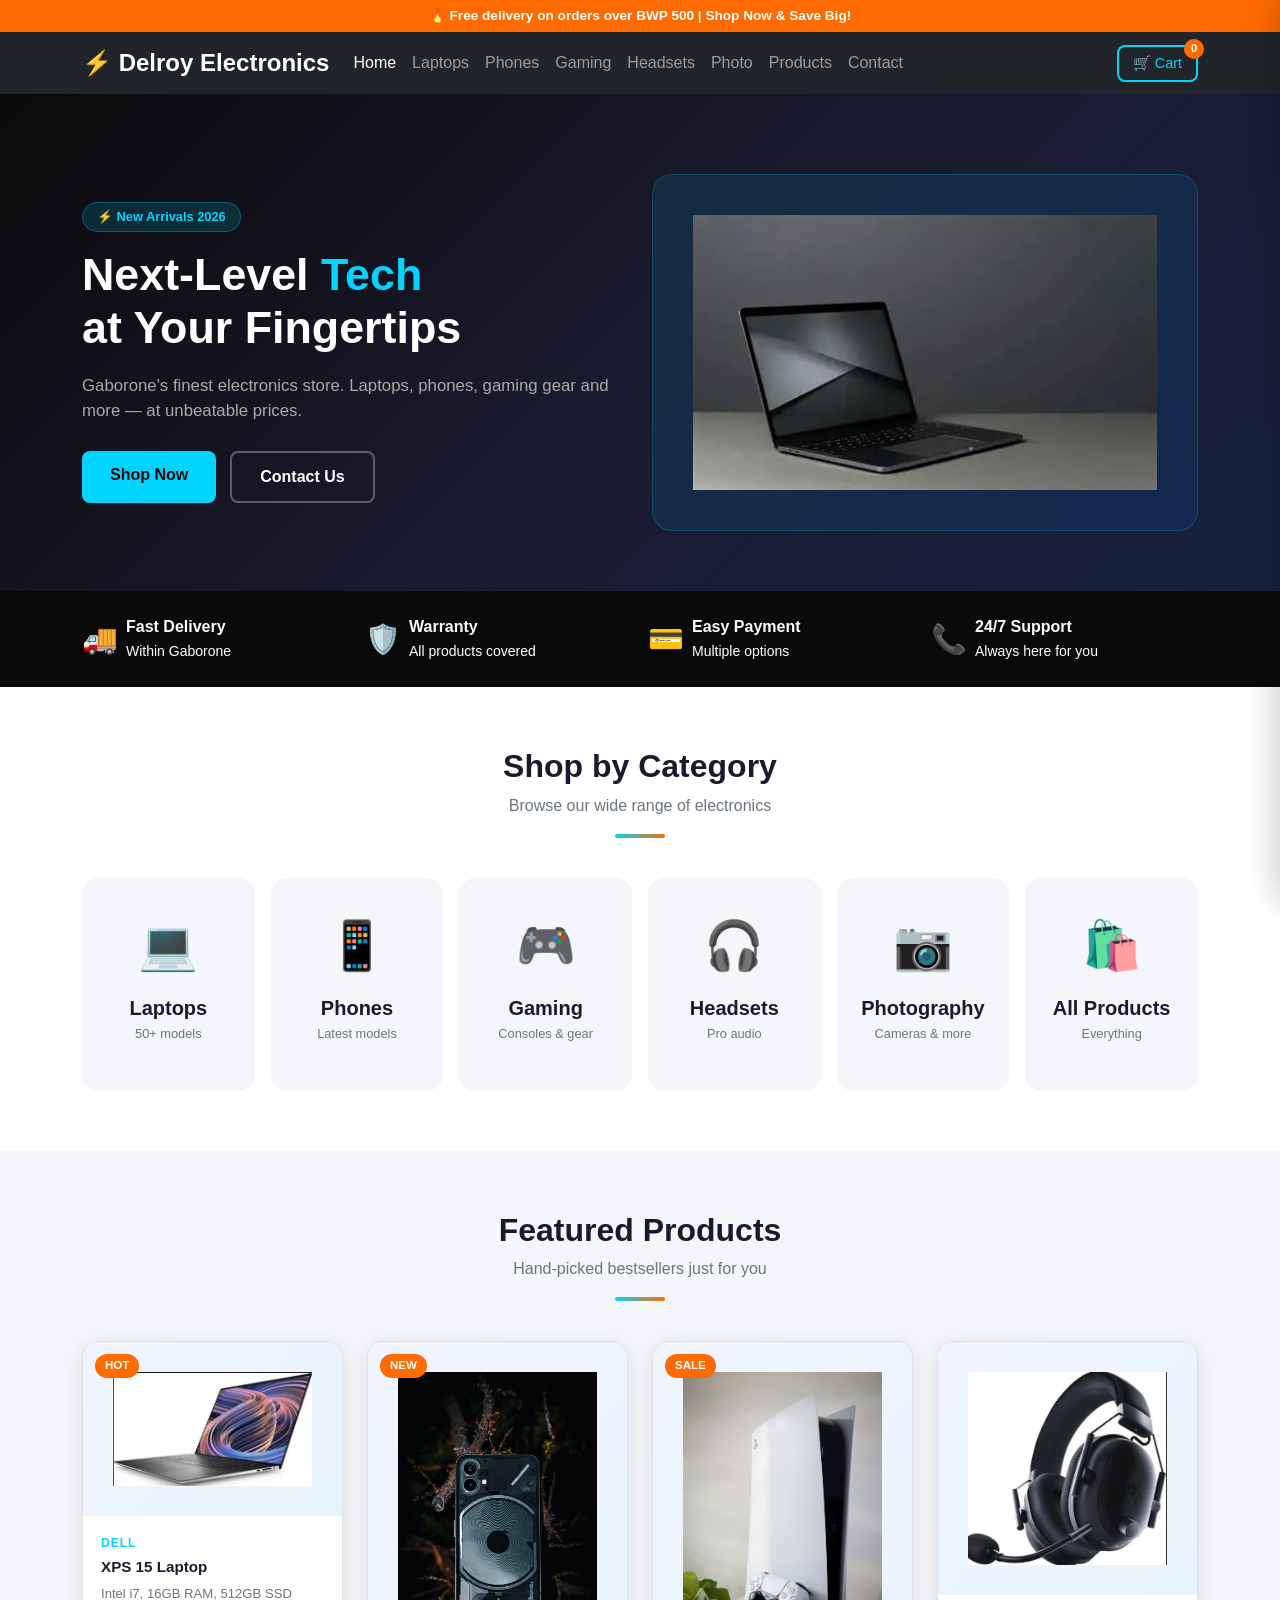
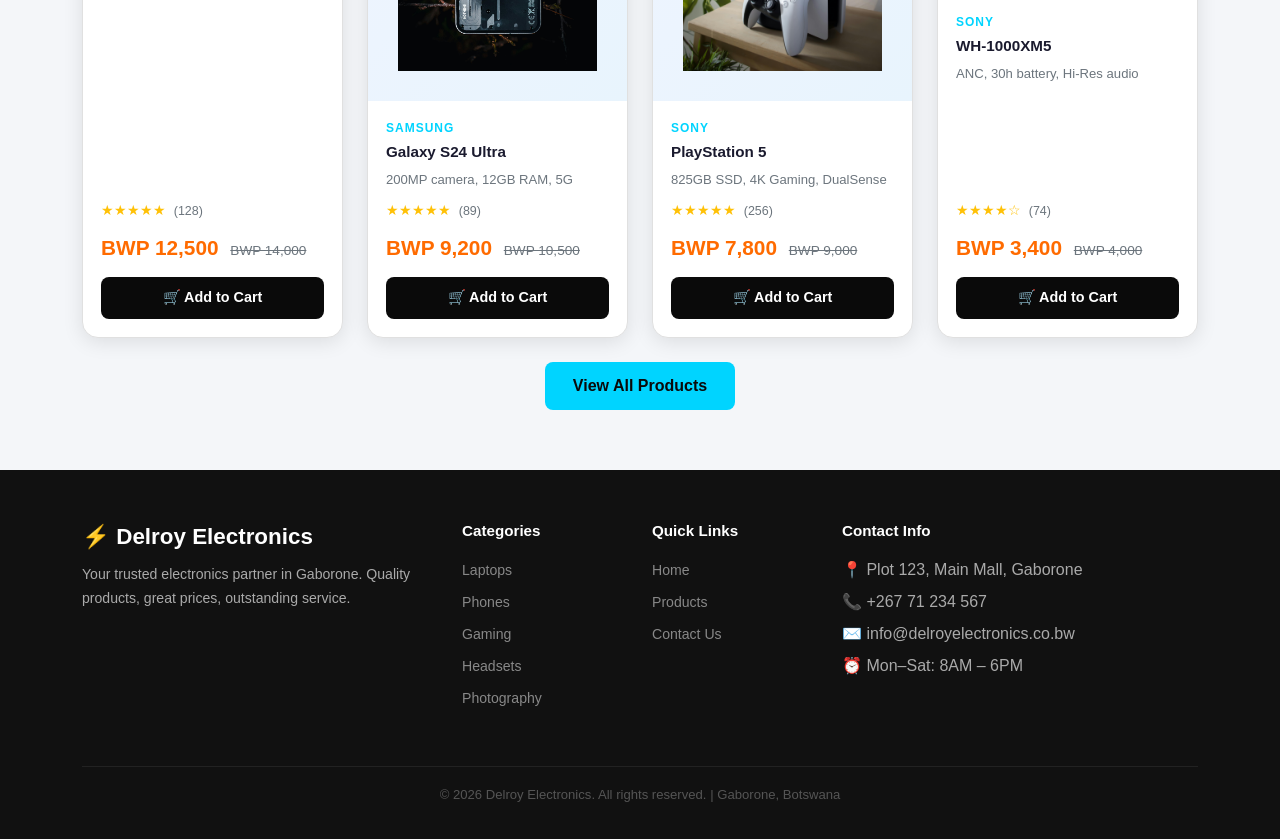
<file: index.html>
<!DOCTYPE html>
<html lang="en">
<head>
  <meta charset="UTF-8" />
  <meta name="viewport" content="width=device-width, initial-scale=1.0" />
  <meta name="description" content="Delroy Electronics - Your premier electronics store in Gaborone." />
  <title>Delroy Electronics | Home</title>

  <!-- Bootstrap CSS -->
  <link rel="stylesheet" href="https://cdn.jsdelivr.net/npm/bootstrap@5.3.0/dist/css/bootstrap.min.css" />
  <!-- Delroy Electronics CSS -->
  <link rel="stylesheet" href="css/style.css" />
</head>
<body>

  <!-- TOP BAR -->
  <div class="top-bar">
    🔥 Free delivery on orders over BWP 500 | Shop Now & Save Big!
  </div>

  <!-- NAVBAR -->
  <nav class="navbar navbar-expand-lg navbar-dark bg-dark sticky-top">
    <div class="container">

      <!-- LOGO / BRAND -->
      <a class="navbar-brand fw-bold fs-4" href="index.html">
        ⚡ Delroy Electronics
      </a>

      <!-- HAMBURGER for mobile -->
      <button class="navbar-toggler" type="button"
        data-bs-toggle="collapse" data-bs-target="#navMenu">
        <span class="navbar-toggler-icon"></span>
      </button>

      <!-- NAV LINKS -->
      <div class="collapse navbar-collapse" id="navMenu">
        <ul class="navbar-nav me-auto">
          <li class="nav-item"><a class="nav-link active" href="index.html">Home</a></li>
          <li class="nav-item"><a class="nav-link" href="Computers.html">Laptops</a></li>
          <li class="nav-item"><a class="nav-link" href="Cellphones.html">Phones</a></li>
          <li class="nav-item"><a class="nav-link" href="Gaming.html">Gaming</a></li>
          <li class="nav-item"><a class="nav-link" href="Headphones.html">Headsets</a></li>
          <li class="nav-item"><a class="nav-link" href="Photography & Videography.html">Photo</a></li>
          <li class="nav-item"><a class="nav-link" href="Products.html">Products</a></li>
          <li class="nav-item"><a class="nav-link" href="Contacts.html">Contact</a></li>
        </ul>

        <!-- CART BUTTON -->
        <button class="cart-btn" onclick="openCart()" aria-label="Open cart">
          🛒 Cart
          <span class="cart-badge">0</span>
        </button>
      </div>

    </div>
  </nav>

  <!-- HERO SECTION -->
  <section class="hero">
    <div class="container">
      <div class="row align-items-center">

        <div class="col-lg-6">
          <div class="hero-badge">⚡ New Arrivals 2026</div>
          <h1>Next-Level <span>Tech</span><br>at Your Fingertips</h1>
          <p>Gaborone's finest electronics store. Laptops, phones, gaming gear and more — at unbeatable prices.</p>
          <div class="hero-btns">
            <a href="Products.html" class="btn-primary-custom">Shop Now</a>
            <a href="Contacts.html" class="btn-outline-custom">Contact Us</a>
          </div>
        </div>

        <div class="col-lg-6 text-center mt-4 mt-lg-0">
          <div class="hero-image-box"><img src="images/OIP.webp" alt="Hero Image" class="img-fluid" /></div>
        </div>

      </div>
    </div>
  </section>

  <!-- FEATURES STRIP -->
  <div class="features-strip">
    <div class="container">
      <div class="row g-3 text-white">
        <div class="col-6 col-md-3 d-flex align-items-center gap-2">
          <span style="font-size:1.8rem">🚚</span>
          <div><strong>Fast Delivery</strong><br><small>Within Gaborone</small></div>
        </div>
        <div class="col-6 col-md-3 d-flex align-items-center gap-2">
          <span style="font-size:1.8rem">🛡️</span>
          <div><strong>Warranty</strong><br><small>All products covered</small></div>
        </div>
        <div class="col-6 col-md-3 d-flex align-items-center gap-2">
          <span style="font-size:1.8rem">💳</span>
          <div><strong>Easy Payment</strong><br><small>Multiple options</small></div>
        </div>
        <div class="col-6 col-md-3 d-flex align-items-center gap-2">
          <span style="font-size:1.8rem">📞</span>
          <div><strong>24/7 Support</strong><br><small>Always here for you</small></div>
        </div>
      </div>
    </div>
  </div>

  <!-- CATEGORIES SECTION -->
  <section class="categories-section">
    <div class="container">
      <div class="section-title">
        <h2>Shop by Category</h2>
        <p>Browse our wide range of electronics</p>
        <div class="title-line"></div>
      </div>
      <div class="row g-3">
        <div class="col-6 col-md-4 col-lg-2">
          <a href="Computers.html" class="category-card">
            <span class="category-icon">💻</span>
            <h5>Laptops</h5><p>50+ models</p>
          </a>
        </div>
        <div class="col-6 col-md-4 col-lg-2">
          <a href="Cellphones.html" class="category-card">
            <span class="category-icon">📱</span>
            <h5>Phones</h5><p>Latest models</p>
          </a>
        </div>
        <div class="col-6 col-md-4 col-lg-2">
          <a href="Gaming.html" class="category-card">
            <span class="category-icon">🎮</span>
            <h5>Gaming</h5><p>Consoles & gear</p>
          </a>
        </div>
        <div class="col-6 col-md-4 col-lg-2">
          <a href="Headphones.html" class="category-card">
            <span class="category-icon">🎧</span>
            <h5>Headsets</h5><p>Pro audio</p>
          </a>
        </div>
        <div class="col-6 col-md-4 col-lg-2">
          <a href="Photography & Videography.html" class="category-card">
            <span class="category-icon">📷</span>
            <h5>Photography</h5><p>Cameras & more</p>
          </a>
        </div>
        <div class="col-6 col-md-4 col-lg-2">
          <a href="Products.html" class="category-card">
            <span class="category-icon">🛍️</span>
            <h5>All Products</h5><p>Everything</p>
          </a>
        </div>
      </div>
    </div>
  </section>

  <!-- FEATURED PRODUCTS -->
  <section class="products-section">
    <div class="container">
      <div class="section-title">
        <h2>Featured Products</h2>
        <p>Hand-picked bestsellers just for you</p>
        <div class="title-line"></div>
      </div>
      <div class="row g-4">

        <div class="col-6 col-md-4 col-lg-3">
          <div class="product-card">
            <div class="product-img">
              <img src="images/Del.jpeg" alt="Dell XPS 15" class="img-fluid">
              <span class="product-badge">HOT</span>
            </div>
            <div class="product-body">
              <div class="product-brand">Dell</div>
              <div class="product-name">XPS 15 Laptop</div>
              <div class="product-desc">Intel i7, 16GB RAM, 512GB SSD</div>
              <div class="product-rating">★★★★★ <span>(128)</span></div>
              <div class="product-price">BWP 12,500 <span class="old-price">BWP 14,000</span></div>
              <button class="btn-add-cart"
                onclick="handleAddToCart(this,'dell-xps','Dell XPS 15',12500,'💻')">
                🛒 Add to Cart
              </button>
            </div>
          </div>
        </div>

        <div class="col-6 col-md-4 col-lg-3">
          <div class="product-card">
            <div class="product-img">
              <img src="images/phone.jpg" alt="Samsung S24 Ultra" class="img-fluid">
              <span class="product-badge">NEW</span>
            </div>
            <div class="product-body">
              <div class="product-brand">Samsung</div>
              <div class="product-name">Galaxy S24 Ultra</div>
              <div class="product-desc">200MP camera, 12GB RAM, 5G</div>
              <div class="product-rating">★★★★★ <span>(89)</span></div>
              <div class="product-price">BWP 9,200 <span class="old-price">BWP 10,500</span></div>
              <button class="btn-add-cart"
                onclick="handleAddToCart(this,'s24','Samsung S24 Ultra',9200,'📱')">
                🛒 Add to Cart
              </button>
            </div>
          </div>
        </div>

        <div class="col-6 col-md-4 col-lg-3">
          <div class="product-card">
            <div class="product-img">
              <img src="images/psl5.jpg" alt="PlayStation 5" class="img-fluid">
              <span class="product-badge">SALE</span>
            </div>
            <div class="product-body">
              <div class="product-brand">Sony</div>
              <div class="product-name">PlayStation 5</div>
              <div class="product-desc">825GB SSD, 4K Gaming, DualSense</div>
              <div class="product-rating">★★★★★ <span>(256)</span></div>
              <div class="product-price">BWP 7,800 <span class="old-price">BWP 9,000</span></div>
              <button class="btn-add-cart"
                onclick="handleAddToCart(this,'ps5','PlayStation 5',7800,'🎮')">
                🛒 Add to Cart
              </button>
            </div>
          </div>
        </div>

        <div class="col-6 col-md-4 col-lg-3">
          <div class="product-card">
            <div class="product-img">
              <img src="images/hg1.jpeg" alt="Sony WH-1000XM5" class="img-fluid">
            </div>
            <div class="product-body">
              <div class="product-brand">Sony</div>
              <div class="product-name">WH-1000XM5</div>
              <div class="product-desc">ANC, 30h battery, Hi-Res audio</div>
              <div class="product-rating">★★★★☆ <span>(74)</span></div>
              <div class="product-price">BWP 3,400 <span class="old-price">BWP 4,000</span></div>
              <button class="btn-add-cart"
                onclick="handleAddToCart(this,'xm5','Sony WH-1000XM5',3400,'🎧')">
                🛒 Add to Cart
              </button>
            </div>
          </div>
        </div>

      </div>
      <div class="text-center mt-4">
        <a href="Products.html" class="btn-primary-custom">View All Products</a>
      </div>
    </div>
  </section>

  <!-- FOOTER -->
  <footer>
    <div class="container">
      <div class="row g-4">
        <div class="col-12 col-md-4">
          <div class="footer-brand">
            <div class="brand-name">⚡ Delroy Electronics</div>
            <p>Your trusted electronics partner in Gaborone. Quality products, great prices, outstanding service.</p>
          </div>
        </div>
        <div class="col-6 col-md-2">
          <div class="footer-heading">Categories</div>
          <ul class="footer-links">
            <li><a href="Computers.html">Laptops</a></li>
            <li><a href="Cellphones.html">Phones</a></li>
            <li><a href="Gaming.html">Gaming</a></li>
            <li><a href="Headphones.html">Headsets</a></li>
            <li><a href="Photography & Videography.html">Photography</a></li>
          </ul>
        </div>
        <div class="col-6 col-md-2">
          <div class="footer-heading">Quick Links</div>
          <ul class="footer-links">
            <li><a href="index.html">Home</a></li>
            <li><a href="Products.html">Products</a></li>
            <li><a href="Contacts.html">Contact Us</a></li>
          </ul>
        </div>
        <div class="col-12 col-md-4">
          <div class="footer-heading">Contact Info</div>
          <ul class="footer-links">
            <li>📍 Plot 123, Main Mall, Gaborone</li>
            <li>📞 +267 71 234 567</li>
            <li>✉️ info@delroyelectronics.co.bw</li>
            <li>⏰ Mon–Sat: 8AM – 6PM</li>
          </ul>
        </div>
      </div>
      <div class="footer-bottom">
        <p>&copy; 2026 Delroy Electronics. All rights reserved. | Gaborone, Botswana</p>
      </div>
    </div>
  </footer>

  <!-- CART SIDEBAR -->
  <div class="cart-overlay"></div>
  <div class="cart-sidebar">
    <div class="cart-header">
      <h5>🛒 Your Cart</h5>
      <button class="cart-close" onclick="closeCart()">✕</button>
    </div>
    <div class="cart-body"></div>
    <div class="cart-footer">
      <div class="cart-total">
        <span>Total:</span>
        <span class="total-price cart-total-price">BWP 0.00</span>
      </div>
      <button class="btn-checkout"
        onclick="alert('Please contact us to complete your order.')">
        Checkout →
      </button>
    </div>
  </div>

  <!-- TOAST NOTIFICATION -->
  <div class="toast-cart">
    <span>✅</span>
    <span class="toast-msg"></span>
  </div>

  <!-- Bootstrap JS -->
  <script src="https://cdn.jsdelivr.net/npm/bootstrap@5.3.0/dist/js/bootstrap.bundle.min.js"></script>
  <!-- Your Cart JS -->
  <script src="js/cart.js"></script>

</body>
</html>
</file>
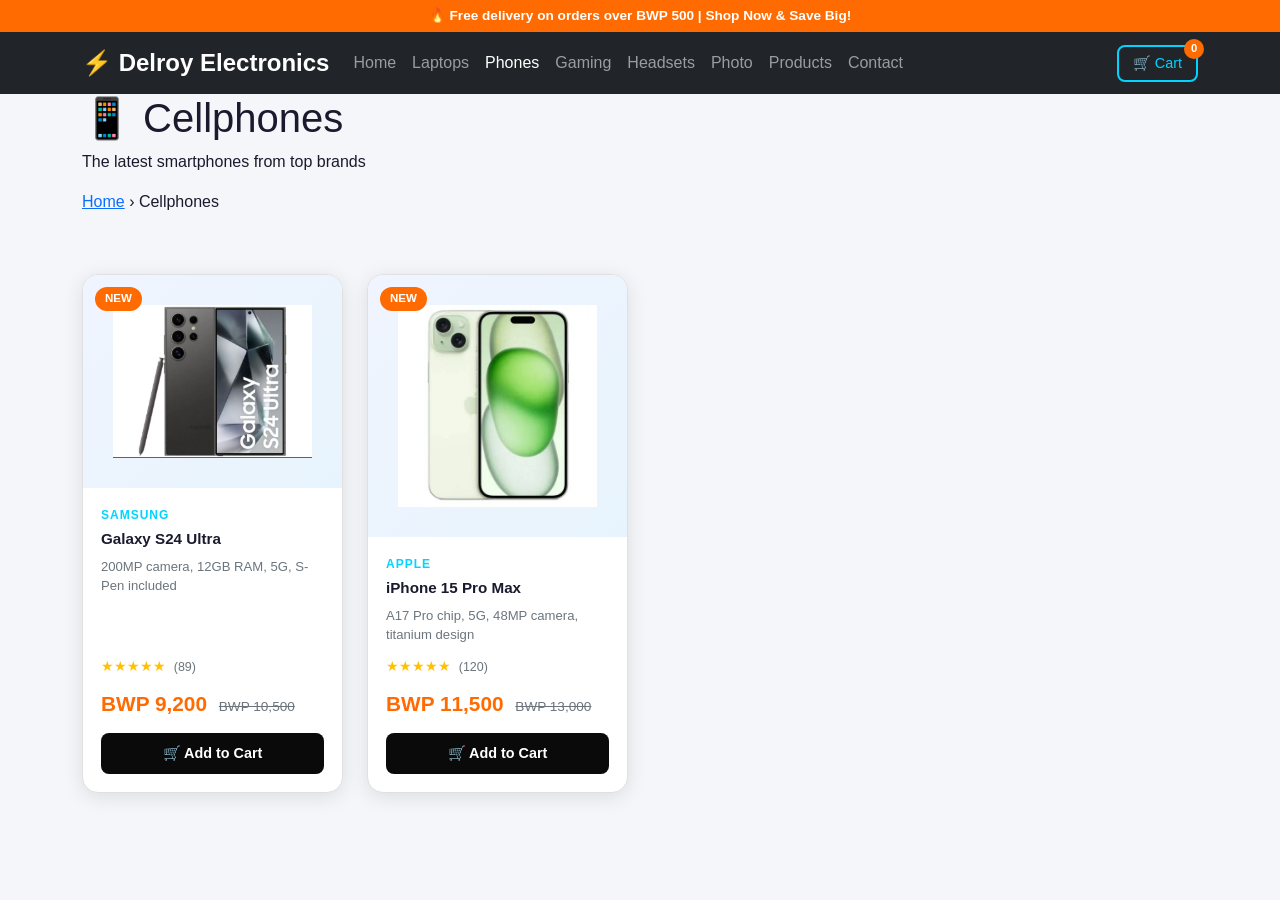
<file: Cellphones.html>
<!DOCTYPE html>
<html lang="en">
<head>
  <meta charset="UTF-8" />
  <meta name="viewport" content="width=device-width, initial-scale=1.0" />
  <meta name="description" content="Shop the latest smartphones at Delroy Electronics Gaborone." />
  <title>Delroy Electronics | Cellphones</title>
  <link rel="stylesheet" href="https://cdn.jsdelivr.net/npm/bootstrap@5.3.0/dist/css/bootstrap.min.css" />
  <link rel="stylesheet" href="css/style.css" />
</head>
<body>

  <div class="top-bar">🔥 Free delivery on orders over BWP 500 | Shop Now & Save Big!</div>

  <nav class="navbar navbar-expand-lg navbar-dark bg-dark sticky-top">
    <div class="container">
      <a class="navbar-brand fw-bold fs-4" href="index.html">⚡ Delroy Electronics</a>
      <button class="navbar-toggler" type="button" data-bs-toggle="collapse" data-bs-target="#navMenu">
        <span class="navbar-toggler-icon"></span>
      </button>
      <div class="collapse navbar-collapse" id="navMenu">
        <ul class="navbar-nav me-auto">
          <li class="nav-item"><a class="nav-link" href="index.html">Home</a></li>
          <li class="nav-item"><a class="nav-link" href="Computers.html">Laptops</a></li>
          <li class="nav-item"><a class="nav-link active" href="Cellphones.html">Phones</a></li>
          <li class="nav-item"><a class="nav-link" href="Gaming.html">Gaming</a></li>
          <li class="nav-item"><a class="nav-link" href="Headphones.html">Headsets</a></li>
          <li class="nav-item"><a class="nav-link" href="Photography & Videography.html">Photo</a></li>
          <li class="nav-item"><a class="nav-link" href="Products.html">Products</a></li>
          <li class="nav-item"><a class="nav-link" href="Contacts.html">Contact</a></li>
        </ul>
        <button class="cart-btn" onclick="openCart()" aria-label="Open cart">
          🛒 Cart <span class="cart-badge">0</span>
        </button>
      </div>
    </div>
  </nav>

  <!-- PAGE HEADER -->
  <div class="page-header">
    <div class="container">
      <h1>📱 Cellphones</h1>
      <p>The latest smartphones from top brands</p>
      <div class="breadcrumb-custom">
        <a href="index.html">Home</a> › <span>Cellphones</span>
      </div>
    </div>
  </div>

  <!-- PRODUCTS -->
  <section class="products-section">
    <div class="container">
      <div class="row g-4">

        <div class="col-6 col-md-4 col-lg-3">
          <div class="product-card">
            <div class="product-img">
              <img src="images/sgs24.jpeg" alt="Samsung S24 Ultra" class="img-fluid">
              <span class="product-badge">NEW</span>
            </div>
            <div class="product-body">
              <div class="product-brand">Samsung</div>
              <div class="product-name">Galaxy S24 Ultra</div>
              <div class="product-desc">200MP camera, 12GB RAM, 5G, S-Pen included</div>
              <div class="product-rating">★★★★★ <span>(89)</span></div>
              <div class="product-price">BWP 9,200 <span class="old-price">BWP 10,500</span></div>
              <button class="btn-add-cart" onclick="handleAddToCart(this,'s24-ultra','Samsung Galaxy S24 Ultra',9200,'📱')">🛒 Add to Cart</button>
            </div>
          </div>
        </div>

        <div class="col-6 col-md-4 col-lg-3">
          <div class="product-card">
            <div class="product-img">
              <img src="images/iphone15.jpeg" alt="iPhone 15 Pro Max" class="img-fluid">
              <span class="product-badge">NEW</span>
            </div>
            <div class="product-body">
              <div class="product-brand">Apple</div>
              <div class="product-name">iPhone 15 Pro Max</div>
              <div class="product-desc">A17 Pro chip, 5G, 48MP camera, titanium design</div>
              <div class="product-rating">★★★★★ <span>(120)</span></div>
              <div class="product-price">BWP 11,500 <span class="old-price">BWP 13,000</span></div>
              <button class="btn-add-cart" onclick="handleAddToCart(this,'iphone-15-pro-max','Apple iPhone 15 Pro Max',11500,'📱')">🛒 Add to Cart</button>
            </div>
</file>
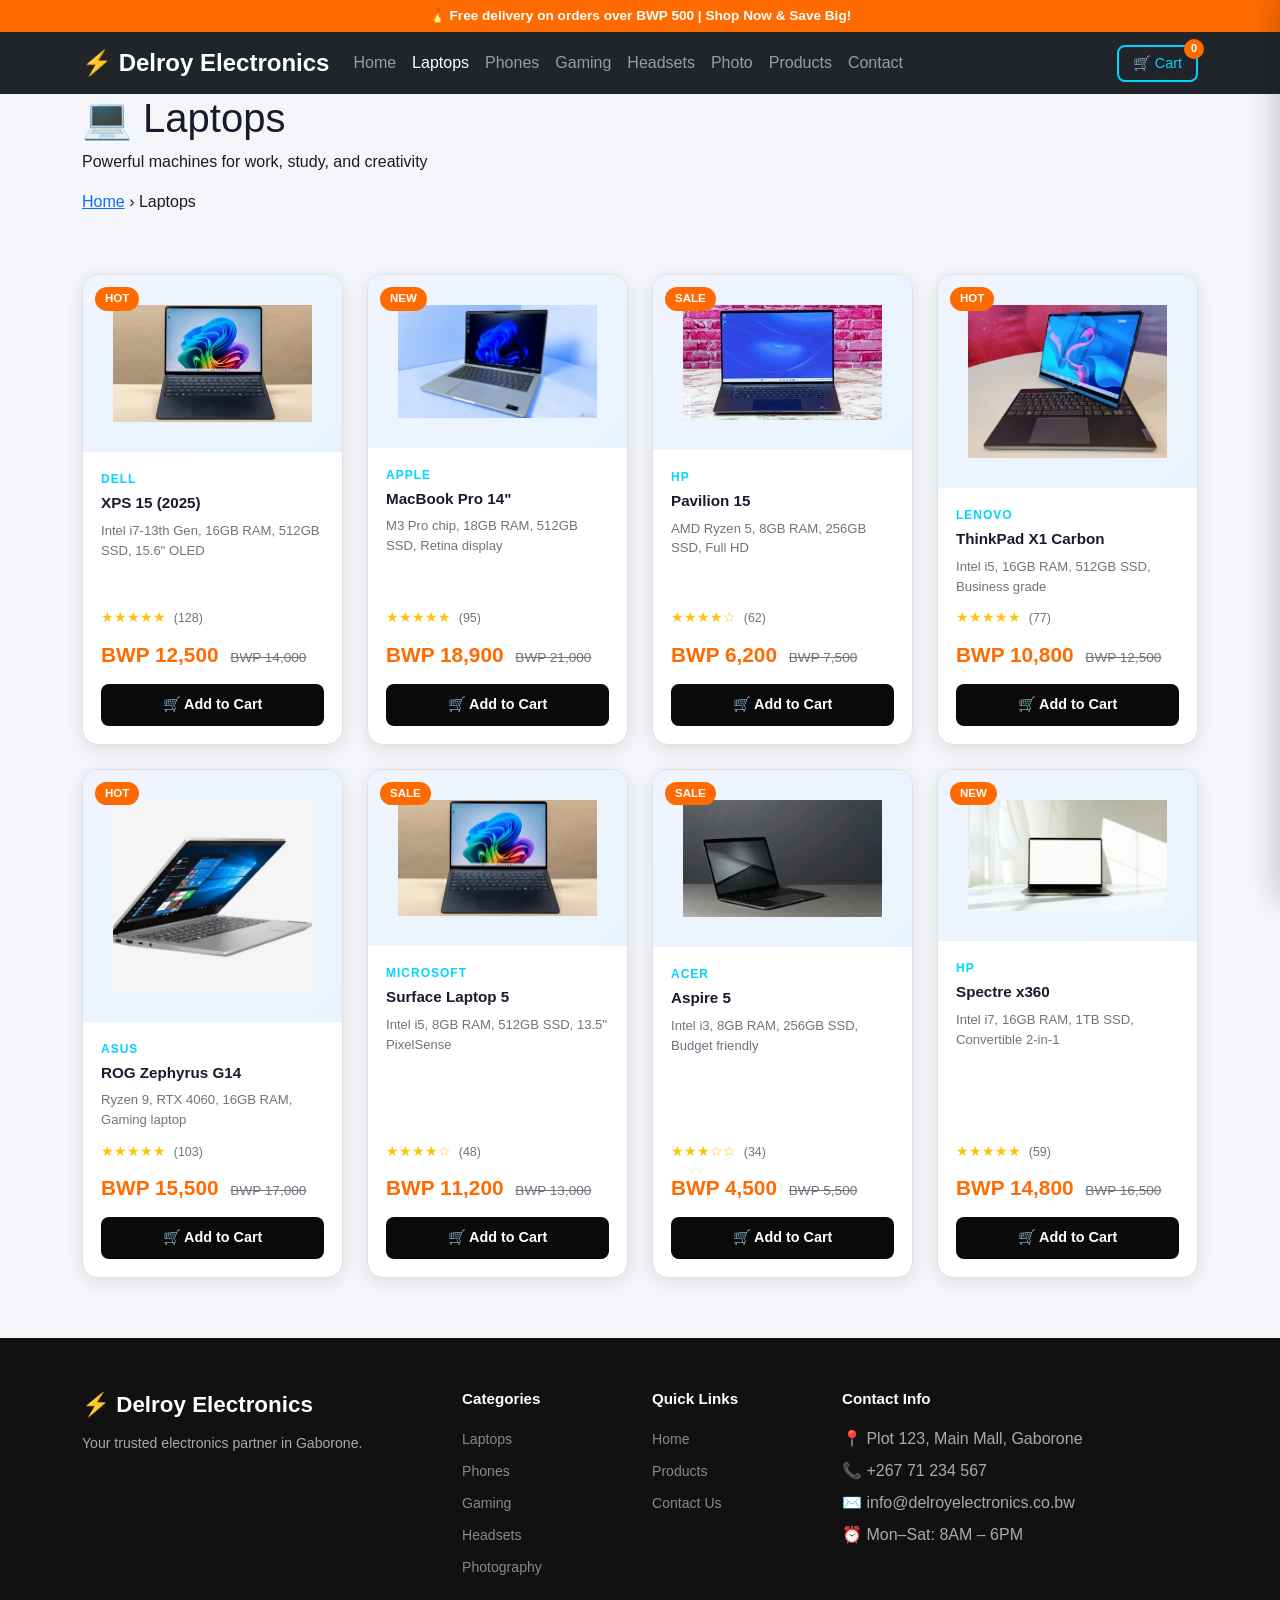
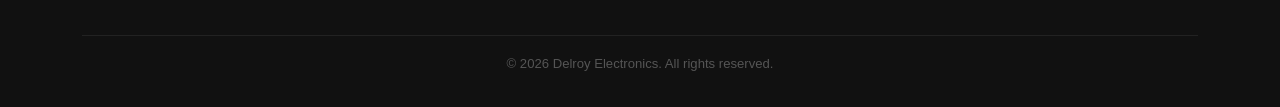
<file: Computers.html>
<!DOCTYPE html>
<html lang="en">
<head>
  <meta charset="UTF-8" />
  <meta name="viewport" content="width=device-width, initial-scale=1.0" />
  <meta name="description" content="Shop the best laptops at Delroy Electronics Gaborone." />
  <title>Delroy Electronics | Laptops</title>
  <link rel="stylesheet" href="https://cdn.jsdelivr.net/npm/bootstrap@5.3.0/dist/css/bootstrap.min.css" />
  <link rel="stylesheet" href="css/style.css" />
</head>
<body>

  <div class="top-bar">🔥 Free delivery on orders over BWP 500 | Shop Now & Save Big!</div>

  <nav class="navbar navbar-expand-lg navbar-dark bg-dark sticky-top">
    <div class="container">
      <a class="navbar-brand fw-bold fs-4" href="index.html">⚡ Delroy Electronics</a>
      <button class="navbar-toggler" type="button" data-bs-toggle="collapse" data-bs-target="#navMenu">
        <span class="navbar-toggler-icon"></span>
      </button>
      <div class="collapse navbar-collapse" id="navMenu">
        <ul class="navbar-nav me-auto">
          <li class="nav-item"><a class="nav-link" href="index.html">Home</a></li>
          <li class="nav-item"><a class="nav-link active" href="Computers.html">Laptops</a></li>
          <li class="nav-item"><a class="nav-link" href="Cellphones.html">Phones</a></li>
          <li class="nav-item"><a class="nav-link" href="Gaming.html">Gaming</a></li>
          <li class="nav-item"><a class="nav-link" href="Headphones.html">Headsets</a></li>
          <li class="nav-item"><a class="nav-link" href="Photography & Videography.html">Photo</a></li>
          <li class="nav-item"><a class="nav-link" href="Products.html">Products</a></li>
          <li class="nav-item"><a class="nav-link" href="Contacts.html">Contact</a></li>
        </ul>
        <button class="cart-btn" onclick="openCart()" aria-label="Open cart">
          🛒 Cart <span class="cart-badge">0</span>
        </button>
      </div>
    </div>
  </nav>

  <!-- PAGE HEADER -->
  <div class="page-header">
    <div class="container">
      <h1>💻 Laptops</h1>
      <p>Powerful machines for work, study, and creativity</p>
      <div class="breadcrumb-custom">
        <a href="index.html">Home</a> › <span>Laptops</span>
      </div>
    </div>
  </div>

  <!-- PRODUCTS -->
  <section class="products-section">
    <div class="container">
      <div class="row g-4">

        <div class="col-6 col-md-4 col-lg-3">
          <div class="product-card">
            <div class="product-img">
              <img src="images/l1.jpeg" alt="Dell XPS 15 (2025)" class="img-fluid">
              <span class="product-badge">HOT</span>
            </div>
            <div class="product-body">
              <div class="product-brand">Dell</div>
              <div class="product-name">XPS 15 (2025)</div>
              <div class="product-desc">Intel i7-13th Gen, 16GB RAM, 512GB SSD, 15.6" OLED</div>
              <div class="product-rating">★★★★★ <span>(128)</span></div>
              <div class="product-price">BWP 12,500 <span class="old-price">BWP 14,000</span></div>
              <button class="btn-add-cart" onclick="handleAddToCart(this,'dell-xps15','Dell XPS 15',12500,'💻')">🛒 Add to Cart</button>
            </div>
          </div>
        </div>

        <div class="col-6 col-md-4 col-lg-3">
          <div class="product-card">
            <div class="product-img">
              <img src="images/l2.jpeg" alt="Apple MacBook Pro 14\"" class="img-fluid">
              <span class="product-badge">NEW</span>
            </div>
            <div class="product-body">
              <div class="product-brand">Apple</div>
              <div class="product-name">MacBook Pro 14"</div>
              <div class="product-desc">M3 Pro chip, 18GB RAM, 512GB SSD, Retina display</div>
              <div class="product-rating">★★★★★ <span>(95)</span></div>
              <div class="product-price">BWP 18,900 <span class="old-price">BWP 21,000</span></div>
              <button class="btn-add-cart" onclick="handleAddToCart(this,'macbook-pro14','MacBook Pro 14',18900,'💻')">🛒 Add to Cart</button>
            </div>
          </div>
        </div>

        <div class="col-6 col-md-4 col-lg-3">
          <div class="product-card">
            <div class="product-img">
              <img src="images/l3.jpeg" alt="HP Pavilion 15" class="img-fluid">
              <span class="product-badge">SALE</span>
            </div>
            <div class="product-body">
              <div class="product-brand">HP</div>
              <div class="product-name">Pavilion 15</div>
              <div class="product-desc">AMD Ryzen 5, 8GB RAM, 256GB SSD, Full HD</div>
              <div class="product-rating">★★★★☆ <span>(62)</span></div>
              <div class="product-price">BWP 6,200 <span class="old-price">BWP 7,500</span></div>
              <button class="btn-add-cart" onclick="handleAddToCart(this,'hp-pavilion','HP Pavilion 15',6200,'💻')">🛒 Add to Cart</button>
            </div>
          </div>
        </div>

        <div class="col-6 col-md-4 col-lg-3">
          <div class="product-card">
            <div class="product-img">
              <img src="images/l4.jpeg" alt="Lenovo ThinkPad X1 Carbon" class="img-fluid">
              <span class="product-badge">HOT</span>
            </div>
            <div class="product-body">
              <div class="product-brand">Lenovo</div>
              <div class="product-name">ThinkPad X1 Carbon</div>
              <div class="product-desc">Intel i5, 16GB RAM, 512GB SSD, Business grade</div>
              <div class="product-rating">★★★★★ <span>(77)</span></div>
              <div class="product-price">BWP 10,800 <span class="old-price">BWP 12,500</span></div>
              <button class="btn-add-cart" onclick="handleAddToCart(this,'thinkpad-x1','Lenovo ThinkPad X1',10800,'💻')">🛒 Add to Cart</button>
            </div>
          </div>
        </div>

        <div class="col-6 col-md-4 col-lg-3">
          <div class="product-card">
            <div class="product-img">
              <img src="images/l5.jpeg" alt="ASUS ROG Zephyrus G14" class="img-fluid">
              <span class="product-badge">HOT</span>
            </div>
            <div class="product-body">
              <div class="product-brand">ASUS</div>
              <div class="product-name">ROG Zephyrus G14</div>
              <div class="product-desc">Ryzen 9, RTX 4060, 16GB RAM, Gaming laptop</div>
              <div class="product-rating">★★★★★ <span>(103)</span></div>
              <div class="product-price">BWP 15,500 <span class="old-price">BWP 17,000</span></div>
              <button class="btn-add-cart" onclick="handleAddToCart(this,'asus-rog','ASUS ROG Zephyrus',15500,'💻')">🛒 Add to Cart</button>
            </div>
          </div>
        </div>

        <div class="col-6 col-md-4 col-lg-3">
          <div class="product-card">
            <div class="product-img">
              <img src="images/l1.jpeg" alt="Microsoft Surface Laptop 5" class="img-fluid">
              <span class="product-badge">SALE</span>
            </div>
            <div class="product-body">
              <div class="product-brand">Microsoft</div>
              <div class="product-name">Surface Laptop 5</div>
              <div class="product-desc">Intel i5, 8GB RAM, 512GB SSD, 13.5" PixelSense</div>
              <div class="product-rating">★★★★☆ <span>(48)</span></div>
              <div class="product-price">BWP 11,200 <span class="old-price">BWP 13,000</span></div>
              <button class="btn-add-cart" onclick="handleAddToCart(this,'surface-5','Microsoft Surface 5',11200,'💻')">🛒 Add to Cart</button>
            </div>
          </div>
        </div>

        <div class="col-6 col-md-4 col-lg-3">
          <div class="product-card">
            <div class="product-img">
              <img src="images/OIP.webp" alt="Acer Aspire 5" class="img-fluid">
              <span class="product-badge">SALE</span>
            </div>
            <div class="product-body">
              <div class="product-brand">Acer</div>
              <div class="product-name">Aspire 5</div>
              <div class="product-desc">Intel i3, 8GB RAM, 256GB SSD, Budget friendly</div>
              <div class="product-rating">★★★☆☆ <span>(34)</span></div>
              <div class="product-price">BWP 4,500 <span class="old-price">BWP 5,500</span></div>
              <button class="btn-add-cart" onclick="handleAddToCart(this,'acer-aspire5','Acer Aspire 5',4500,'💻')">🛒 Add to Cart</button>
            </div>
          </div>
        </div>

        <div class="col-6 col-md-4 col-lg-3">
          <div class="product-card">
            <div class="product-img">
              <img src="images/nim.jpg" alt="HP Spectre x360" class="img-fluid">
              <span class="product-badge">NEW</span>
            </div>
            <div class="product-body">
              <div class="product-brand">HP</div>
              <div class="product-name">Spectre x360</div>
              <div class="product-desc">Intel i7, 16GB RAM, 1TB SSD, Convertible 2-in-1</div>
              <div class="product-rating">★★★★★ <span>(59)</span></div>
              <div class="product-price">BWP 14,800 <span class="old-price">BWP 16,500</span></div>
              <button class="btn-add-cart" onclick="handleAddToCart(this,'hp-spectre','HP Spectre x360',14800,'💻')">🛒 Add to Cart</button>
            </div>
          </div>
        </div>

      </div>
    </div>
  </section>

  <!-- FOOTER -->
  <footer>
    <div class="container">
      <div class="row g-4">
        <div class="col-12 col-md-4">
          <div class="footer-brand">
            <div class="brand-name">⚡ Delroy Electronics</div>
            <p>Your trusted electronics partner in Gaborone.</p>
          </div>
        </div>
        <div class="col-6 col-md-2">
          <div class="footer-heading">Categories</div>
          <ul class="footer-links">
            <li><a href="Computers.html">Laptops</a></li>
            <li><a href="Cellphones.html">Phones</a></li>
            <li><a href="Gaming.html">Gaming</a></li>
            <li><a href="Headphones.html">Headsets</a></li>
            <li><a href="Photography & Videography.html">Photography</a></li>
          </ul>
        </div>
        <div class="col-6 col-md-2">
          <div class="footer-heading">Quick Links</div>
          <ul class="footer-links">
            <li><a href="index.html">Home</a></li>
            <li><a href="Products.html">Products</a></li>
            <li><a href="Contacts.html">Contact Us</a></li>
          </ul>
        </div>
        <div class="col-12 col-md-4">
          <div class="footer-heading">Contact Info</div>
          <ul class="footer-links">
            <li>📍 Plot 123, Main Mall, Gaborone</li>
            <li>📞 +267 71 234 567</li>
            <li>✉️ info@delroyelectronics.co.bw</li>
            <li>⏰ Mon–Sat: 8AM – 6PM</li>
          </ul>
        </div>
      </div>
      <div class="footer-bottom">
        <p>&copy; 2026 Delroy Electronics. All rights reserved.</p>
      </div>
    </div>
  </footer>

  <!-- CART SIDEBAR -->
  <div class="cart-overlay"></div>
  <div class="cart-sidebar">
    <div class="cart-header">
      <h5>🛒 Your Cart</h5>
      <button class="cart-close" onclick="closeCart()">✕</button>
    </div>
    <div class="cart-body"></div>
    <div class="cart-footer">
      <div class="cart-total">
        <span>Total:</span>
        <span class="total-price cart-total-price">BWP 0.00</span>
      </div>
      <button class="btn-checkout" onclick="alert('Please contact us to complete your order.')">Checkout →</button>
    </div>
  </div>

  <div class="toast-cart">
    <span>✅</span>
    <span class="toast-msg"></span>
  </div>

  <script src="https://cdn.jsdelivr.net/npm/bootstrap@5.3.0/dist/js/bootstrap.bundle.min.js"></script>
  <script src="js/cart.js"></script>

</body>
</html>
</file>
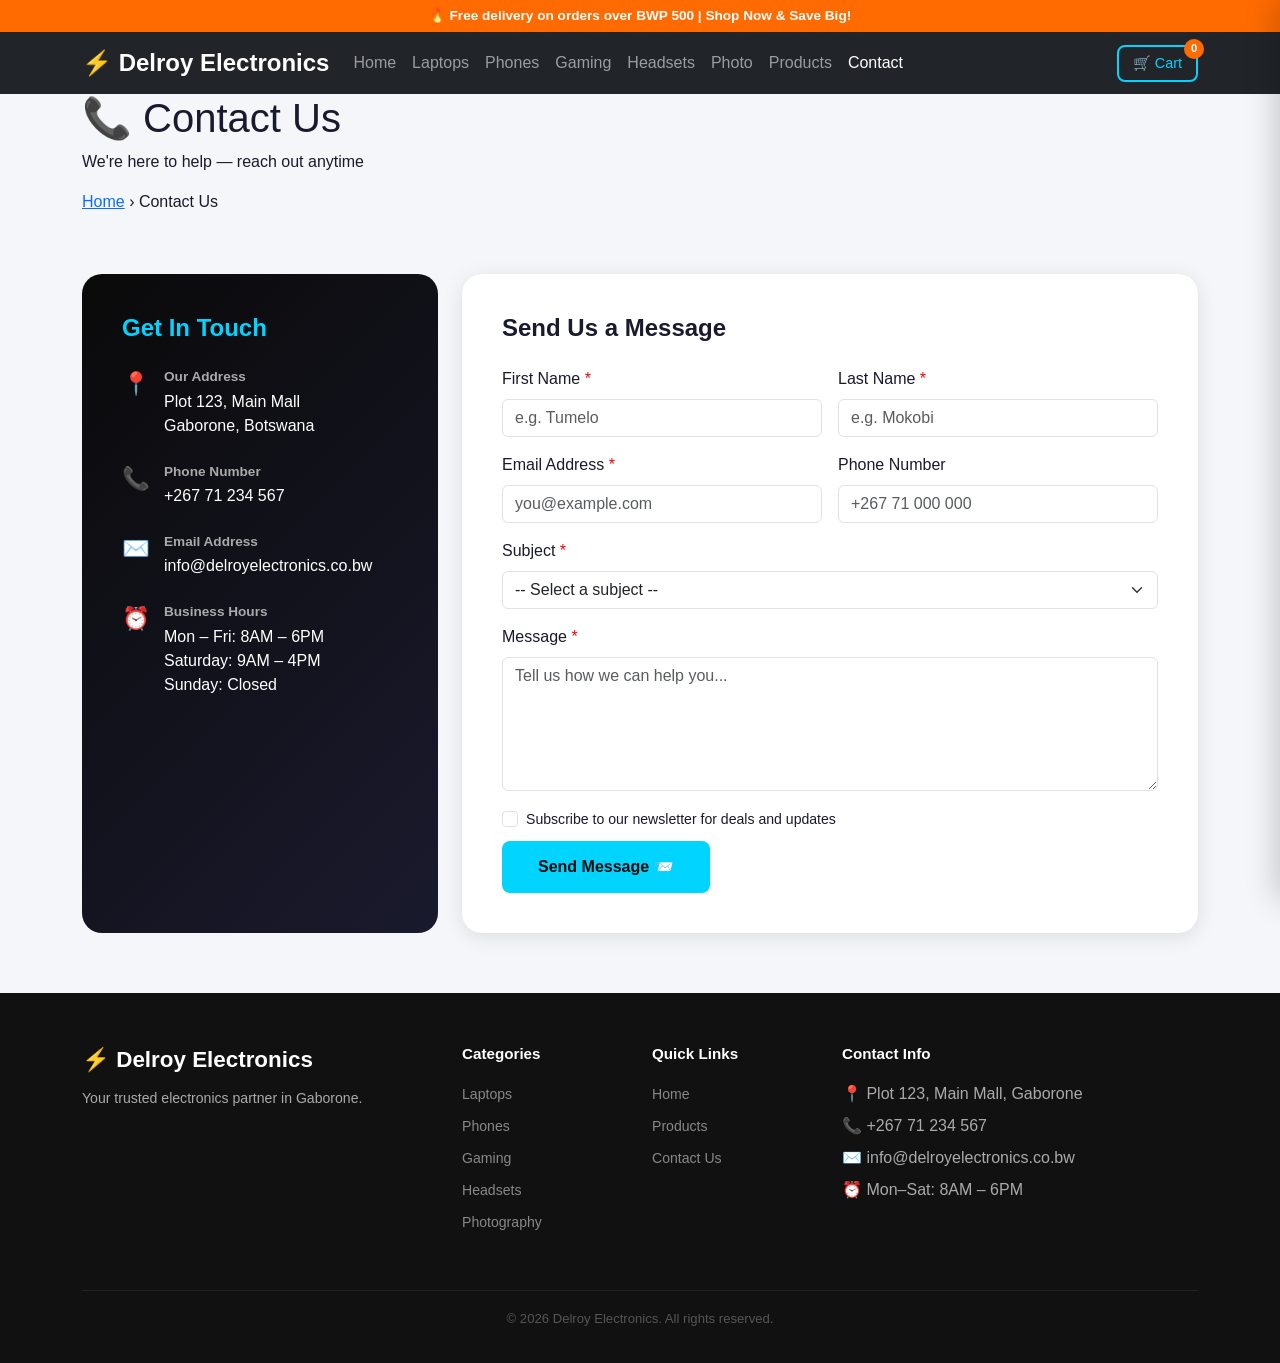
<file: Contacts.html>
<!DOCTYPE html>
<html lang="en">
<head>
  <meta charset="UTF-8" />
  <meta name="viewport" content="width=device-width, initial-scale=1.0" />
  <meta name="description" content="Contact Delroy Electronics in Gaborone." />
  <title>Delroy Electronics | Contact Us</title>
  <link rel="stylesheet" href="https://cdn.jsdelivr.net/npm/bootstrap@5.3.0/dist/css/bootstrap.min.css" />
  <link rel="stylesheet" href="css/style.css" />
</head>
<body>

  <div class="top-bar">🔥 Free delivery on orders over BWP 500 | Shop Now & Save Big!</div>

  <nav class="navbar navbar-expand-lg navbar-dark bg-dark sticky-top">
    <div class="container">
      <a class="navbar-brand fw-bold fs-4" href="index.html">⚡ Delroy Electronics</a>
      <button class="navbar-toggler" type="button" data-bs-toggle="collapse" data-bs-target="#navMenu">
        <span class="navbar-toggler-icon"></span>
      </button>
      <div class="collapse navbar-collapse" id="navMenu">
        <ul class="navbar-nav me-auto">
          <li class="nav-item"><a class="nav-link" href="index.html">Home</a></li>
          <li class="nav-item"><a class="nav-link" href="Computers.html">Laptops</a></li>
          <li class="nav-item"><a class="nav-link" href="Cellphones.html">Phones</a></li>
          <li class="nav-item"><a class="nav-link" href="Gaming.html">Gaming</a></li>
          <li class="nav-item"><a class="nav-link" href="Headphones.html">Headsets</a></li>
          <li class="nav-item"><a class="nav-link" href="Photography & Videography.html">Photo</a></li>
          <li class="nav-item"><a class="nav-link" href="Products.html">Products</a></li>
          <li class="nav-item"><a class="nav-link active" href="Contacts.html">Contact</a></li>
        </ul>
        <button class="cart-btn" onclick="openCart()" aria-label="Open cart">
          🛒 Cart <span class="cart-badge">0</span>
        </button>
      </div>
    </div>
  </nav>

  <!-- PAGE HEADER -->
  <div class="page-header">
    <div class="container">
      <h1>📞 Contact Us</h1>
      <p>We're here to help — reach out anytime</p>
      <div class="breadcrumb-custom">
        <a href="index.html">Home</a> › <span>Contact Us</span>
      </div>
    </div>
  </div>

  <!-- CONTACT SECTION -->
  <section style="padding: 60px 0; background: #f4f6f9;">
    <div class="container">
      <div class="row g-4">

        <!-- CONTACT INFO CARD -->
        <div class="col-lg-4">
          <div style="background: linear-gradient(135deg, #0a0a0a, #1a1a2e); color: white; border-radius: 20px; padding: 40px; height: 100%;">
            <h4 style="color: #00d4ff; font-weight: 800; margin-bottom: 24px;">Get In Touch</h4>

            <div style="display: flex; gap: 14px; margin-bottom: 24px;">
              <span style="font-size: 1.4rem;">📍</span>
              <div>
                <strong style="display:block; font-size:0.85rem; color:#aaa; margin-bottom:2px;">Our Address</strong>
                <p style="margin:0;">Plot 123, Main Mall<br>Gaborone, Botswana</p>
              </div>
            </div>

            <div style="display: flex; gap: 14px; margin-bottom: 24px;">
              <span style="font-size: 1.4rem;">📞</span>
              <div>
                <strong style="display:block; font-size:0.85rem; color:#aaa; margin-bottom:2px;">Phone Number</strong>
                <p style="margin:0;">+267 71 234 567</p>
              </div>
            </div>

            <div style="display: flex; gap: 14px; margin-bottom: 24px;">
              <span style="font-size: 1.4rem;">✉️</span>
              <div>
                <strong style="display:block; font-size:0.85rem; color:#aaa; margin-bottom:2px;">Email Address</strong>
                <p style="margin:0;">info@delroyelectronics.co.bw</p>
              </div>
            </div>

            <div style="display: flex; gap: 14px; margin-bottom: 24px;">
              <span style="font-size: 1.4rem;">⏰</span>
              <div>
                <strong style="display:block; font-size:0.85rem; color:#aaa; margin-bottom:2px;">Business Hours</strong>
                <p style="margin:0;">Mon – Fri: 8AM – 6PM<br>Saturday: 9AM – 4PM<br>Sunday: Closed</p>
              </div>
            </div>
          </div>
        </div>

        <!-- CONTACT FORM -->
        <div class="col-lg-8">
          <div style="background: white; border-radius: 20px; padding: 40px; box-shadow: 0 4px 20px rgba(0,0,0,0.1);">
            <h4 style="font-weight: 800; margin-bottom: 24px;">Send Us a Message</h4>

            <!-- SUCCESS / ERROR ALERTS -->
            <div id="form-success" style="display:none;" class="alert alert-success">
              ✅ Thank you! Your message has been sent. We'll get back to you within 24 hours.
            </div>
            <div id="form-error" style="display:none;" class="alert alert-danger">
              ❌ Please fill in all required fields correctly.
            </div>

            <form id="contactForm" novalidate>
              <div class="row g-3">

                <div class="col-md-6">
                  <label for="firstName" class="form-label">
                    First Name <span style="color:red">*</span>
                  </label>
                  <input type="text" class="form-control" id="firstName"
                    name="firstName" placeholder="e.g. Tumelo"
                    required minlength="2" maxlength="50" />
                  <div class="invalid-feedback">Please enter your first name.</div>
                </div>

                <div class="col-md-6">
                  <label for="lastName" class="form-label">
                    Last Name <span style="color:red">*</span>
                  </label>
                  <input type="text" class="form-control" id="lastName"
                    name="lastName" placeholder="e.g. Mokobi"
                    required minlength="2" maxlength="50" />
                  <div class="invalid-feedback">Please enter your last name.</div>
                </div>

                <div class="col-md-6">
                  <label for="email" class="form-label">
                    Email Address <span style="color:red">*</span>
                  </label>
                  <input type="email" class="form-control" id="email"
                    name="email" placeholder="you@example.com" required />
                  <div class="invalid-feedback">Please enter a valid email address.</div>
                </div>

                <div class="col-md-6">
                  <label for="phone" class="form-label">Phone Number</label>
                  <input type="tel" class="form-control" id="phone"
                    name="phone" placeholder="+267 71 000 000"
                    pattern="[+0-9\s\-]{7,15}" />
                  <div class="invalid-feedback">Please enter a valid phone number.</div>
                </div>

                <div class="col-12">
                  <label for="subject" class="form-label">
                    Subject <span style="color:red">*</span>
                  </label>
                  <select class="form-select" id="subject" name="subject" required>
                    <option value="">-- Select a subject --</option>
                    <option value="order">Place an Order</option>
                    <option value="support">Technical Support</option>
                    <option value="warranty">Warranty Claim</option>
                    <option value="returns">Returns & Refunds</option>
                    <option value="general">General Enquiry</option>
                  </select>
                  <div class="invalid-feedback">Please select a subject.</div>
                </div>

                <div class="col-12">
                  <label for="message" class="form-label">
                    Message <span style="color:red">*</span>
                  </label>
                  <textarea class="form-control" id="message" name="message"
                    rows="5" placeholder="Tell us how we can help you..."
                    required minlength="10" maxlength="1000"></textarea>
                  <div class="invalid-feedback">Please enter your message (min 10 characters).</div>
                </div>

                <div class="col-12">
                  <div class="form-check">
                    <input class="form-check-input" type="checkbox"
                      id="newsletter" name="newsletter" />
                    <label class="form-check-label" for="newsletter" style="font-size:0.88rem;">
                      Subscribe to our newsletter for deals and updates
                    </label>
                  </div>
                </div>

                <div class="col-12 mt-2">
                  <button type="submit" class="btn-primary-custom" style="padding:14px 36px;">
                    Send Message 📨
                  </button>
                </div>

              </div>
            </form>
          </div>
        </div>

      </div>
    </div>
  </section>

  <!-- FOOTER -->
  <footer>
    <div class="container">
      <div class="row g-4">
        <div class="col-12 col-md-4">
          <div class="footer-brand">
            <div class="brand-name">⚡ Delroy Electronics</div>
            <p>Your trusted electronics partner in Gaborone.</p>
          </div>
        </div>
        <div class="col-6 col-md-2">
          <div class="footer-heading">Categories</div>
          <ul class="footer-links">
            <li><a href="Computers.html">Laptops</a></li>
            <li><a href="Cellphones.html">Phones</a></li>
            <li><a href="Gaming.html">Gaming</a></li>
            <li><a href="Headphones.html">Headsets</a></li>
            <li><a href="Photography & Videography.html">Photography</a></li>
          </ul>
        </div>
        <div class="col-6 col-md-2">
          <div class="footer-heading">Quick Links</div>
          <ul class="footer-links">
            <li><a href="index.html">Home</a></li>
            <li><a href="Products.html">Products</a></li>
            <li><a href="Contacts.html">Contact Us</a></li>
          </ul>
        </div>
        <div class="col-12 col-md-4">
          <div class="footer-heading">Contact Info</div>
          <ul class="footer-links">
            <li>📍 Plot 123, Main Mall, Gaborone</li>
            <li>📞 +267 71 234 567</li>
            <li>✉️ info@delroyelectronics.co.bw</li>
            <li>⏰ Mon–Sat: 8AM – 6PM</li>
          </ul>
        </div>
      </div>
      <div class="footer-bottom">
        <p>&copy; 2026 Delroy Electronics. All rights reserved.</p>
      </div>
    </div>
  </footer>

  <!-- CART SIDEBAR -->
  <div class="cart-overlay"></div>
  <div class="cart-sidebar">
    <div class="cart-header">
      <h5>🛒 Your Cart</h5>
      <button class="cart-close" onclick="closeCart()">✕</button>
    </div>
    <div class="cart-body"></div>
    <div class="cart-footer">
      <div class="cart-total">
        <span>Total:</span>
        <span class="total-price cart-total-price">BWP 0.00</span>
      </div>
      <button class="btn-checkout" onclick="alert('Please contact us to complete your order.')">Checkout →</button>
    </div>
  </div>

  <div class="toast-cart">
    <span>✅</span>
    <span class="toast-msg"></span>
  </div>

  <script src="https://cdn.jsdelivr.net/npm/bootstrap@5.3.0/dist/js/bootstrap.bundle.min.js"></script>
  <script src="js/cart.js"></script>
  <script>
    // HTML5 Form Validation
    document.getElementById('contactForm').addEventListener('submit', function(e) {
      e.preventDefault();
      const form = this;
      const success = document.getElementById('form-success');
      const error = document.getElementById('form-error');

      if (!form.checkValidity()) {
        form.classList.add('was-validated');
        success.style.display = 'none';
        error.style.display = 'block';
        error.scrollIntoView({ behavior: 'smooth', block: 'center' });
      } else {
        form.classList.remove('was-validated');
        error.style.display = 'none';
        success.style.display = 'block';
        success.scrollIntoView({ behavior: 'smooth', block: 'center' });
        form.reset();
      }
    });
  </script>

</body>
</html>
</file>
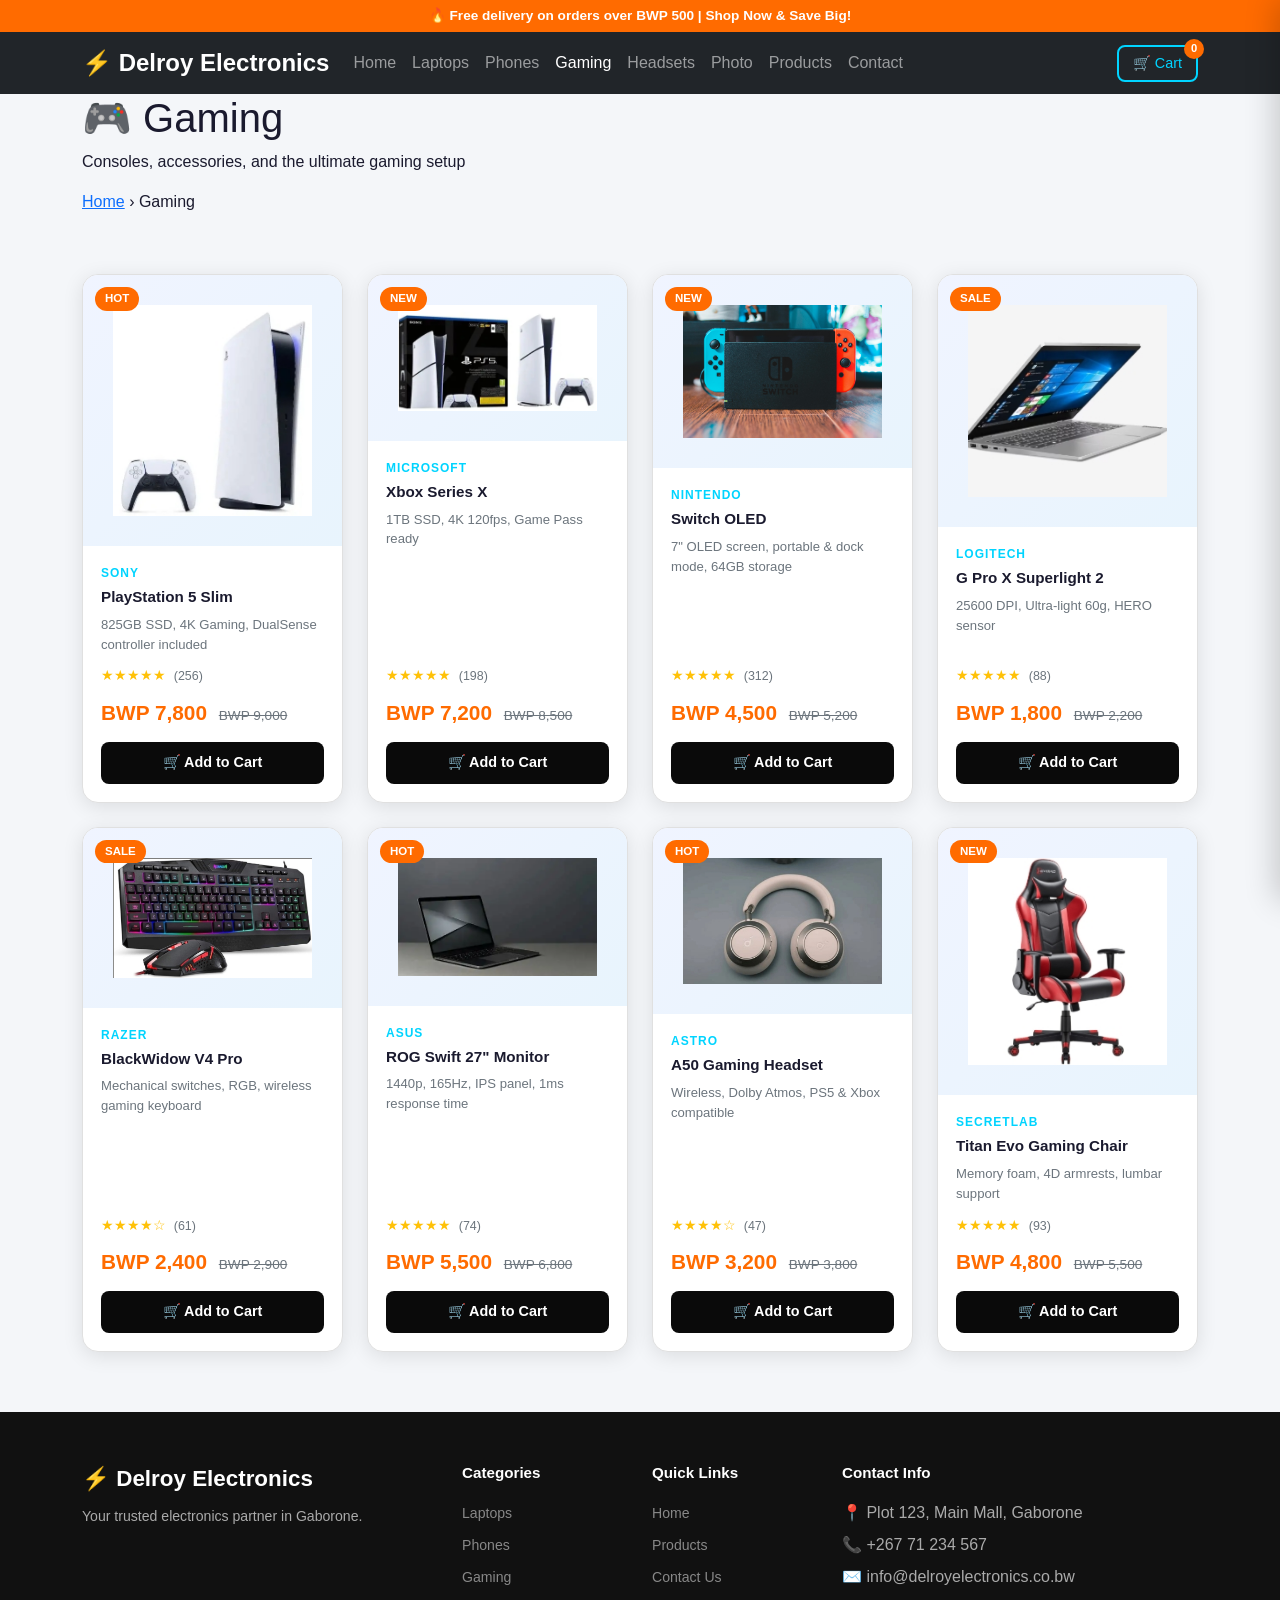
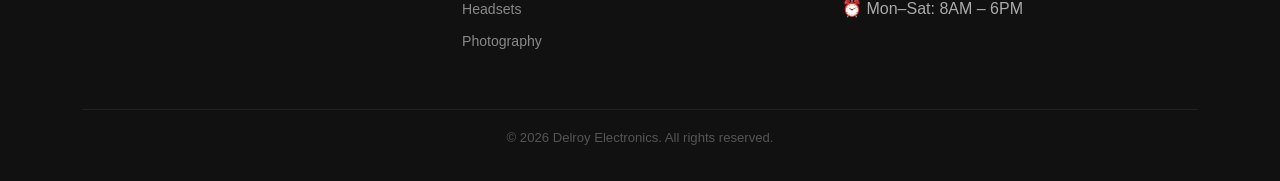
<file: Gaming.html>
<!DOCTYPE html>
<html lang="en">
<head>
  <meta charset="UTF-8" />
  <meta name="viewport" content="width=device-width, initial-scale=1.0" />
  <meta name="description" content="Gaming consoles, accessories and gear at Delroy Electronics Gaborone." />
  <title>Delroy Electronics | Gaming</title>
  <link rel="stylesheet" href="https://cdn.jsdelivr.net/npm/bootstrap@5.3.0/dist/css/bootstrap.min.css" />
  <link rel="stylesheet" href="css/style.css" />
</head>
<body>

  <div class="top-bar">🔥 Free delivery on orders over BWP 500 | Shop Now & Save Big!</div>

  <nav class="navbar navbar-expand-lg navbar-dark bg-dark sticky-top">
    <div class="container">
      <a class="navbar-brand fw-bold fs-4" href="index.html">⚡ Delroy Electronics</a>
      <button class="navbar-toggler" type="button" data-bs-toggle="collapse" data-bs-target="#navMenu">
        <span class="navbar-toggler-icon"></span>
      </button>
      <div class="collapse navbar-collapse" id="navMenu">
        <ul class="navbar-nav me-auto">
          <li class="nav-item"><a class="nav-link" href="index.html">Home</a></li>
          <li class="nav-item"><a class="nav-link" href="Computers.html">Laptops</a></li>
          <li class="nav-item"><a class="nav-link" href="Cellphones.html">Phones</a></li>
          <li class="nav-item"><a class="nav-link active" href="Gaming.html">Gaming</a></li>
          <li class="nav-item"><a class="nav-link" href="Headphones.html">Headsets</a></li>
          <li class="nav-item"><a class="nav-link" href="Photography & Videography.html">Photo</a></li>
          <li class="nav-item"><a class="nav-link" href="Products.html">Products</a></li>
          <li class="nav-item"><a class="nav-link" href="Contacts.html">Contact</a></li>
        </ul>
        <button class="cart-btn" onclick="openCart()" aria-label="Open cart">
          🛒 Cart <span class="cart-badge">0</span>
        </button>
      </div>
    </div>
  </nav>

  <!-- PAGE HEADER -->
  <div class="page-header">
    <div class="container">
      <h1>🎮 Gaming</h1>
      <p>Consoles, accessories, and the ultimate gaming setup</p>
      <div class="breadcrumb-custom">
        <a href="index.html">Home</a> › <span>Gaming</span>
      </div>
    </div>
  </div>

  <!-- PRODUCTS -->
  <section class="products-section">
    <div class="container">
      <div class="row g-4">

        <div class="col-6 col-md-4 col-lg-3">
          <div class="product-card">
            <div class="product-img">
              <img src="images/ps3.jpeg" alt="PlayStation 5 Slim" class="img-fluid">
              <span class="product-badge">HOT</span>
            </div>
            <div class="product-body">
              <div class="product-brand">Sony</div>
              <div class="product-name">PlayStation 5 Slim</div>
              <div class="product-desc">825GB SSD, 4K Gaming, DualSense controller included</div>
              <div class="product-rating">★★★★★ <span>(256)</span></div>
              <div class="product-price">BWP 7,800 <span class="old-price">BWP 9,000</span></div>
              <button class="btn-add-cart" onclick="handleAddToCart(this,'ps5-slim','PlayStation 5 Slim',7800,'🎮')">🛒 Add to Cart</button>
            </div>
          </div>
        </div>

        <div class="col-6 col-md-4 col-lg-3">
          <div class="product-card">
            <div class="product-img"><img src="images/ps 1.jpeg" alt="Xbox Series X" class="img-fluid"><span class="product-badge">NEW</span></div>
            <div class="product-body">
              <div class="product-brand">Microsoft</div>
              <div class="product-name">Xbox Series X</div>
              <div class="product-desc">1TB SSD, 4K 120fps, Game Pass ready</div>
              <div class="product-rating">★★★★★ <span>(198)</span></div>
              <div class="product-price">BWP 7,200 <span class="old-price">BWP 8,500</span></div>
              <button class="btn-add-cart" onclick="handleAddToCart(this,'xbox-x','Xbox Series X',7200,'🕹️')">🛒 Add to Cart</button>
            </div>
          </div>
        </div>

        <div class="col-6 col-md-4 col-lg-3">
          <div class="product-card">
            <div class="product-img"><img src="images/nintendo.jpg" alt="Nintendo Switch OLED" class="img-fluid"><span class="product-badge">NEW</span></div>
            <div class="product-body">
              <div class="product-brand">Nintendo</div>
              <div class="product-name">Switch OLED</div>
              <div class="product-desc">7" OLED screen, portable & dock mode, 64GB storage</div>
              <div class="product-rating">★★★★★ <span>(312)</span></div>
              <div class="product-price">BWP 4,500 <span class="old-price">BWP 5,200</span></div>
              <button class="btn-add-cart" onclick="handleAddToCart(this,'switch-oled','Nintendo Switch OLED',4500,'🎯')">🛒 Add to Cart</button>
            </div>
          </div>
        </div>

        <div class="col-6 col-md-4 col-lg-3">
          <div class="product-card">
            <div class="product-img"><img src="images/l5.jpeg" alt="Logitech G Pro X Superlight 2" class="img-fluid"><span class="product-badge">SALE</span></div>
            <div class="product-body">
              <div class="product-brand">Logitech</div>
              <div class="product-name">G Pro X Superlight 2</div>
              <div class="product-desc">25600 DPI, Ultra-light 60g, HERO sensor</div>
              <div class="product-rating">★★★★★ <span>(88)</span></div>
              <div class="product-price">BWP 1,800 <span class="old-price">BWP 2,200</span></div>
              <button class="btn-add-cart" onclick="handleAddToCart(this,'g-pro-x2','Logitech G Pro X2',1800,'🖱️')">🛒 Add to Cart</button>
            </div>
          </div>
        </div>

        <div class="col-6 col-md-4 col-lg-3">
          <div class="product-card">
            <div class="product-img">
              <img src="images/gk.jpeg" alt="Razer BlackWidow V4 Pro" class="img-fluid">
              <span class="product-badge">SALE</span>
            </div>
            <div class="product-body">
              <div class="product-brand">Razer</div>
              <div class="product-name">BlackWidow V4 Pro</div>
              <div class="product-desc">Mechanical switches, RGB, wireless gaming keyboard</div>
              <div class="product-rating">★★★★☆ <span>(61)</span></div>
              <div class="product-price">BWP 2,400 <span class="old-price">BWP 2,900</span></div>
              <button class="btn-add-cart" onclick="handleAddToCart(this,'blackwidow-v4','Razer BlackWidow V4',2400,'⌨️')">🛒 Add to Cart</button>
            </div>
          </div>
        </div>

        <div class="col-6 col-md-4 col-lg-3">
          <div class="product-card">
            <div class="product-img">
              <img src="images/OIP.webp" alt="ASUS ROG Swift 27" class="img-fluid">
              <span class="product-badge">HOT</span>
            </div>
            <div class="product-body">
              <div class="product-brand">ASUS</div>
              <div class="product-name">ROG Swift 27" Monitor</div>
              <div class="product-desc">1440p, 165Hz, IPS panel, 1ms response time</div>
              <div class="product-rating">★★★★★ <span>(74)</span></div>
              <div class="product-price">BWP 5,500 <span class="old-price">BWP 6,800</span></div>
              <button class="btn-add-cart" onclick="handleAddToCart(this,'rog-swift','ASUS ROG Swift Monitor',5500,'🖥️')">🛒 Add to Cart</button>
            </div>
          </div>
        </div>

        <div class="col-6 col-md-4 col-lg-3">
          <div class="product-card">
            <div class="product-img">
              <img src="images/hg4.jpeg" alt="Astro A50 Gaming Headset" class="img-fluid">
              <span class="product-badge">HOT</span>
            </div>
            <div class="product-body">
              <div class="product-brand">Astro</div>
              <div class="product-name">A50 Gaming Headset</div>
              <div class="product-desc">Wireless, Dolby Atmos, PS5 & Xbox compatible</div>
              <div class="product-rating">★★★★☆ <span>(47)</span></div>
              <div class="product-price">BWP 3,200 <span class="old-price">BWP 3,800</span></div>
              <button class="btn-add-cart" onclick="handleAddToCart(this,'astro-a50','Astro A50 Headset',3200,'🎧')">🛒 Add to Cart</button>
            </div>
          </div>
        </div>

        <div class="col-6 col-md-4 col-lg-3">
          <div class="product-card">
            <div class="product-img">
              <img src="images/gaming chair.jpeg" alt="Secretlab Titan Evo Gaming Chair" class="img-fluid">
              <span class="product-badge">NEW</span>
            </div>
            <div class="product-body">
              <div class="product-brand">Secretlab</div>
              <div class="product-name">Titan Evo Gaming Chair</div>
              <div class="product-desc">Memory foam, 4D armrests, lumbar support</div>
              <div class="product-rating">★★★★★ <span>(93)</span></div>
              <div class="product-price">BWP 4,800 <span class="old-price">BWP 5,500</span></div>
              <button class="btn-add-cart" onclick="handleAddToCart(this,'secretlab','Secretlab Titan Chair',4800,'💺')">🛒 Add to Cart</button>
            </div>
          </div>
        </div>

      </div>
    </div>
  </section>

  <!-- FOOTER -->
  <footer>
    <div class="container">
      <div class="row g-4">
        <div class="col-12 col-md-4">
          <div class="footer-brand">
            <div class="brand-name">⚡ Delroy Electronics</div>
            <p>Your trusted electronics partner in Gaborone.</p>
          </div>
        </div>
        <div class="col-6 col-md-2">
          <div class="footer-heading">Categories</div>
          <ul class="footer-links">
            <li><a href="Computers.html">Laptops</a></li>
            <li><a href="Cellphones.html">Phones</a></li>
            <li><a href="Gaming.html">Gaming</a></li>
            <li><a href="Headphones.html">Headsets</a></li>
            <li><a href="Photography & Videography.html">Photography</a></li>
          </ul>
        </div>
        <div class="col-6 col-md-2">
          <div class="footer-heading">Quick Links</div>
          <ul class="footer-links">
            <li><a href="index.html">Home</a></li>
            <li><a href="Products.html">Products</a></li>
            <li><a href="Contacts.html">Contact Us</a></li>
          </ul>
        </div>
        <div class="col-12 col-md-4">
          <div class="footer-heading">Contact Info</div>
          <ul class="footer-links">
            <li>📍 Plot 123, Main Mall, Gaborone</li>
            <li>📞 +267 71 234 567</li>
            <li>✉️ info@delroyelectronics.co.bw</li>
            <li>⏰ Mon–Sat: 8AM – 6PM</li>
          </ul>
        </div>
      </div>
      <div class="footer-bottom">
        <p>&copy; 2026 Delroy Electronics. All rights reserved.</p>
      </div>
    </div>
  </footer>

  <!-- CART SIDEBAR -->
  <div class="cart-overlay"></div>
  <div class="cart-sidebar">
    <div class="cart-header">
      <h5>🛒 Your Cart</h5>
      <button class="cart-close" onclick="closeCart()">✕</button>
    </div>
    <div class="cart-body"></div>
    <div class="cart-footer">
      <div class="cart-total">
        <span>Total:</span>
        <span class="total-price cart-total-price">BWP 0.00</span>
      </div>
      <button class="btn-checkout" onclick="alert('Please contact us to complete your order.')">Checkout →</button>
    </div>
  </div>

  <div class="toast-cart">
    <span>✅</span>
    <span class="toast-msg"></span>
  </div>

  <script src="https://cdn.jsdelivr.net/npm/bootstrap@5.3.0/dist/js/bootstrap.bundle.min.js"></script>
  <script src="js/cart.js"></script>

</body>
</html>
</file>
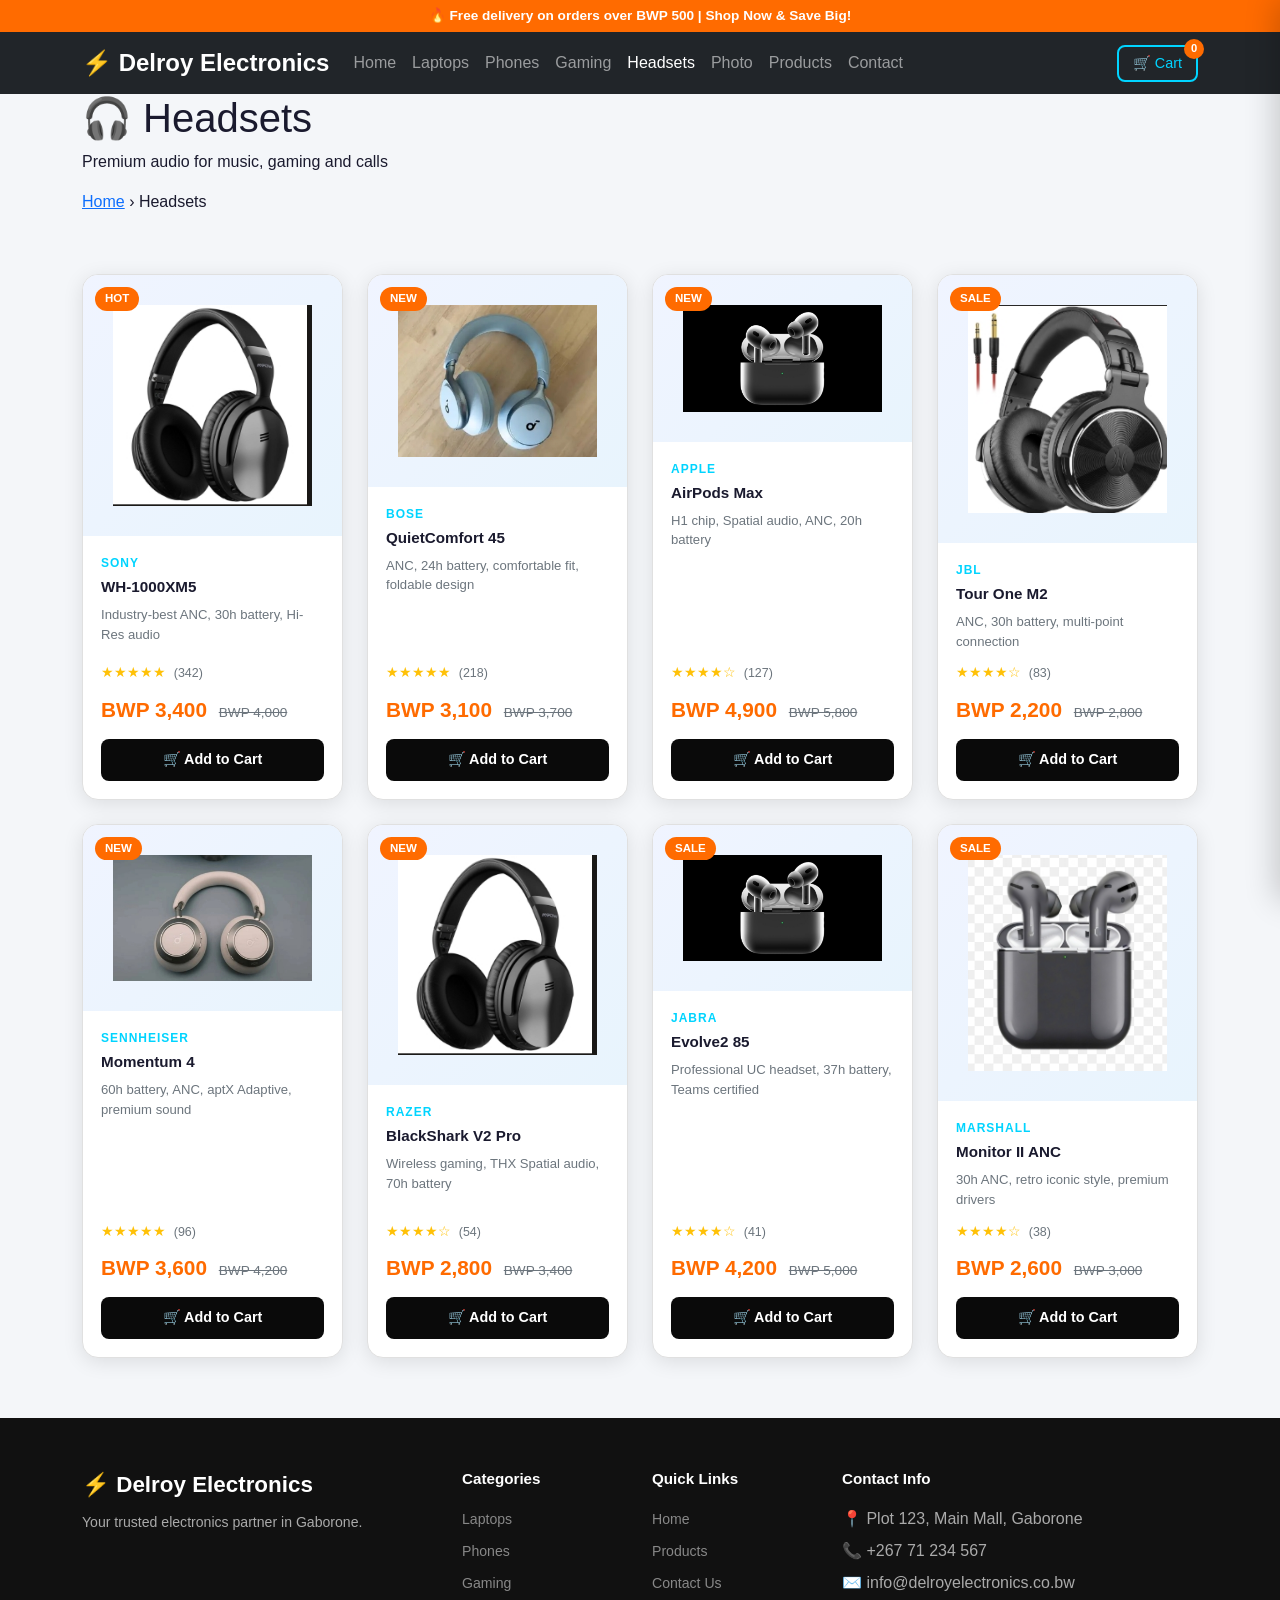
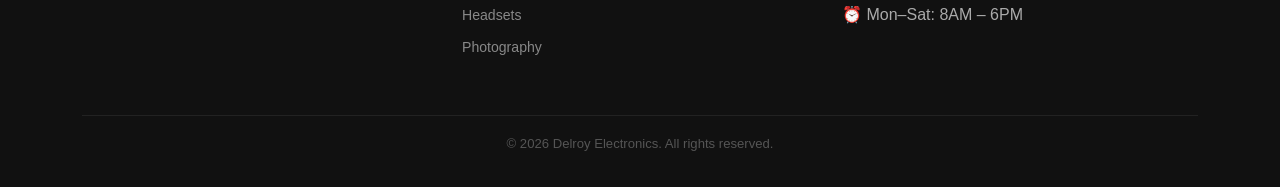
<file: Headphones.html>
<!DOCTYPE html>
<html lang="en">
<head>
  <meta charset="UTF-8" />
  <meta name="viewport" content="width=device-width, initial-scale=1.0" />
  <meta name="description" content="Premium headsets and audio gear at Delroy Electronics Gaborone." />
  <title>Delroy Electronics | Headsets</title>
  <link rel="stylesheet" href="https://cdn.jsdelivr.net/npm/bootstrap@5.3.0/dist/css/bootstrap.min.css" />
  <link rel="stylesheet" href="css/style.css" />
</head>
<body>

  <div class="top-bar">🔥 Free delivery on orders over BWP 500 | Shop Now & Save Big!</div>

  <nav class="navbar navbar-expand-lg navbar-dark bg-dark sticky-top">
    <div class="container">
      <a class="navbar-brand fw-bold fs-4" href="index.html">⚡ Delroy Electronics</a>
      <button class="navbar-toggler" type="button" data-bs-toggle="collapse" data-bs-target="#navMenu">
        <span class="navbar-toggler-icon"></span>
      </button>
      <div class="collapse navbar-collapse" id="navMenu">
        <ul class="navbar-nav me-auto">
          <li class="nav-item"><a class="nav-link" href="index.html">Home</a></li>
          <li class="nav-item"><a class="nav-link" href="Computers.html">Laptops</a></li>
          <li class="nav-item"><a class="nav-link" href="Cellphones.html">Phones</a></li>
          <li class="nav-item"><a class="nav-link" href="Gaming.html">Gaming</a></li>
          <li class="nav-item"><a class="nav-link active" href="Headphones.html">Headsets</a></li>
          <li class="nav-item"><a class="nav-link" href="Photography & Videography.html">Photo</a></li>
          <li class="nav-item"><a class="nav-link" href="Products.html">Products</a></li>
          <li class="nav-item"><a class="nav-link" href="Contacts.html">Contact</a></li>
        </ul>
        <button class="cart-btn" onclick="openCart()" aria-label="Open cart">
          🛒 Cart <span class="cart-badge">0</span>
        </button>
      </div>
    </div>
  </nav>

  <!-- PAGE HEADER -->
  <div class="page-header">
    <div class="container">
      <h1>🎧 Headsets</h1>
      <p>Premium audio for music, gaming and calls</p>
      <div class="breadcrumb-custom">
        <a href="index.html">Home</a> › <span>Headsets</span>
      </div>
    </div>
  </div>

  <!-- PRODUCTS -->
  <section class="products-section">
    <div class="container">
      <div class="row g-4">

        <div class="col-6 col-md-4 col-lg-3">
          <div class="product-card">
            <div class="product-img">
              <img src="images/hg2.jpeg" alt="Sony WH-1000XM5" class="img-fluid">
              <span class="product-badge">HOT</span>
            </div>
            <div class="product-body">
              <div class="product-brand">Sony</div>
              <div class="product-name">WH-1000XM5</div>
              <div class="product-desc">Industry-best ANC, 30h battery, Hi-Res audio</div>
              <div class="product-rating">★★★★★ <span>(342)</span></div>
              <div class="product-price">BWP 3,400 <span class="old-price">BWP 4,000</span></div>
              <button class="btn-add-cart" onclick="handleAddToCart(this,'xm5','Sony WH-1000XM5',3400,'🎧')">🛒 Add to Cart</button>
            </div>
          </div>
        </div>

        <div class="col-6 col-md-4 col-lg-3">
          <div class="product-card">
            <div class="product-img">
              <img src="images/hg3.jpeg" alt="Bose QuietComfort 45" class="img-fluid">
              <span class="product-badge">NEW</span>
            </div>
            <div class="product-body">
              <div class="product-brand">Bose</div>
              <div class="product-name">QuietComfort 45</div>
              <div class="product-desc">ANC, 24h battery, comfortable fit, foldable design</div>
              <div class="product-rating">★★★★★ <span>(218)</span></div>
              <div class="product-price">BWP 3,100 <span class="old-price">BWP 3,700</span></div>
              <button class="btn-add-cart" onclick="handleAddToCart(this,'bose-qc45','Bose QuietComfort 45',3100,'🎧')">🛒 Add to Cart</button>
            </div>
          </div>
        </div>

        <div class="col-6 col-md-4 col-lg-3">
          <div class="product-card">
            <div class="product-img">
              <img src="images/hg6.jpeg" alt="Apple AirPods Max" class="img-fluid">
              <span class="product-badge">NEW</span>
            </div>
            <div class="product-body">
              <div class="product-brand">Apple</div>
              <div class="product-name">AirPods Max</div>
              <div class="product-desc">H1 chip, Spatial audio, ANC, 20h battery</div>
              <div class="product-rating">★★★★☆ <span>(127)</span></div>
              <div class="product-price">BWP 4,900 <span class="old-price">BWP 5,800</span></div>
              <button class="btn-add-cart" onclick="handleAddToCart(this,'airpods-max','Apple AirPods Max',4900,'🎧')">🛒 Add to Cart</button>
            </div>
          </div>
        </div>

        <div class="col-6 col-md-4 col-lg-3">
          <div class="product-card">
            <div class="product-img">
              <img src="images/hg5.jpeg" alt="JBL Tour One M2" class="img-fluid">
              <span class="product-badge">SALE</span>
            </div>
            <div class="product-body">
              <div class="product-brand">JBL</div>
              <div class="product-name">Tour One M2</div>
              <div class="product-desc">ANC, 30h battery, multi-point connection</div>
              <div class="product-rating">★★★★☆ <span>(83)</span></div>
              <div class="product-price">BWP 2,200 <span class="old-price">BWP 2,800</span></div>
              <button class="btn-add-cart" onclick="handleAddToCart(this,'jbl-tour','JBL Tour One M2',2200,'🎧')">🛒 Add to Cart</button>
            </div>
          </div>
        </div>

        <div class="col-6 col-md-4 col-lg-3">
          <div class="product-card">
            <div class="product-img">
              <img src="images/hg4.jpeg" alt="Sennheiser Momentum 4" class="img-fluid">
              <span class="product-badge">NEW</span>
            </div>
            <div class="product-body">
              <div class="product-brand">Sennheiser</div>
              <div class="product-name">Momentum 4</div>
              <div class="product-desc">60h battery, ANC, aptX Adaptive, premium sound</div>
              <div class="product-rating">★★★★★ <span>(96)</span></div>
              <div class="product-price">BWP 3,600 <span class="old-price">BWP 4,200</span></div>
              <button class="btn-add-cart" onclick="handleAddToCart(this,'momentum4','Sennheiser Momentum 4',3600,'🎧')">🛒 Add to Cart</button>
            </div>
          </div>
        </div>

        <div class="col-6 col-md-4 col-lg-3">
          <div class="product-card">
            <div class="product-img">
              <img src="images/hg2.jpeg" alt="Razer BlackShark V2 Pro" class="img-fluid">
              <span class="product-badge">NEW</span>
            </div>
            <div class="product-body">
              <div class="product-brand">Razer</div>
              <div class="product-name">BlackShark V2 Pro</div>
              <div class="product-desc">Wireless gaming, THX Spatial audio, 70h battery</div>
              <div class="product-rating">★★★★☆ <span>(54)</span></div>
              <div class="product-price">BWP 2,800 <span class="old-price">BWP 3,400</span></div>
              <button class="btn-add-cart" onclick="handleAddToCart(this,'blackshark-v2','Razer BlackShark V2 Pro',2800,'🎧')">🛒 Add to Cart</button>
            </div>
          </div>
        </div>

        <div class="col-6 col-md-4 col-lg-3">
          <div class="product-card">
            <div class="product-img">
              <img src="images/hg6.jpeg" alt="Jabra Evolve2 85" class="img-fluid">
              <span class="product-badge">SALE</span>
            </div>
            <div class="product-body">
              <div class="product-brand">Jabra</div>
              <div class="product-name">Evolve2 85</div>
              <div class="product-desc">Professional UC headset, 37h battery, Teams certified</div>
              <div class="product-rating">★★★★☆ <span>(41)</span></div>
              <div class="product-price">BWP 4,200 <span class="old-price">BWP 5,000</span></div>
              <button class="btn-add-cart" onclick="handleAddToCart(this,'jabra-evolve2','Jabra Evolve2 85',4200,'🎧')">🛒 Add to Cart</button>
            </div>
          </div>
        </div>

        <div class="col-6 col-md-4 col-lg-3">
          <div class="product-card">
            <div class="product-img">
              <img src="images/hg7.jpeg" alt="Marshall Monitor II ANC" class="img-fluid">
              <span class="product-badge">SALE</span>
            </div>
            <div class="product-body">
              <div class="product-brand">Marshall</div>
              <div class="product-name">Monitor II ANC</div>
              <div class="product-desc">30h ANC, retro iconic style, premium drivers</div>
              <div class="product-rating">★★★★☆ <span>(38)</span></div>
              <div class="product-price">BWP 2,600 <span class="old-price">BWP 3,000</span></div>
              <button class="btn-add-cart" onclick="handleAddToCart(this,'marshall-monitor2','Marshall Monitor II ANC',2600,'🎧')">🛒 Add to Cart</button>
            </div>
          </div>
        </div>

      </div>
    </div>
  </section>

  <!-- FOOTER -->
  <footer>
    <div class="container">
      <div class="row g-4">
        <div class="col-12 col-md-4">
          <div class="footer-brand">
            <div class="brand-name">⚡ Delroy Electronics</div>
            <p>Your trusted electronics partner in Gaborone.</p>
          </div>
        </div>
        <div class="col-6 col-md-2">
          <div class="footer-heading">Categories</div>
          <ul class="footer-links">
            <li><a href="Computers.html">Laptops</a></li>
            <li><a href="Cellphones.html">Phones</a></li>
            <li><a href="Gaming.html">Gaming</a></li>
            <li><a href="Headphones.html">Headsets</a></li>
            <li><a href="Photography & Videography.html">Photography</a></li>
          </ul>
        </div>
        <div class="col-6 col-md-2">
          <div class="footer-heading">Quick Links</div>
          <ul class="footer-links">
            <li><a href="index.html">Home</a></li>
            <li><a href="Products.html">Products</a></li>
            <li><a href="Contacts.html">Contact Us</a></li>
          </ul>
        </div>
        <div class="col-12 col-md-4">
          <div class="footer-heading">Contact Info</div>
          <ul class="footer-links">
            <li>📍 Plot 123, Main Mall, Gaborone</li>
            <li>📞 +267 71 234 567</li>
            <li>✉️ info@delroyelectronics.co.bw</li>
            <li>⏰ Mon–Sat: 8AM – 6PM</li>
          </ul>
        </div>
      </div>
      <div class="footer-bottom">
        <p>&copy; 2026 Delroy Electronics. All rights reserved.</p>
      </div>
    </div>
  </footer>

  <!-- CART SIDEBAR -->
  <div class="cart-overlay"></div>
  <div class="cart-sidebar">
    <div class="cart-header">
      <h5>🛒 Your Cart</h5>
      <button class="cart-close" onclick="closeCart()">✕</button>
    </div>
    <div class="cart-body"></div>
    <div class="cart-footer">
      <div class="cart-total">
        <span>Total:</span>
        <span class="total-price cart-total-price">BWP 0.00</span>
      </div>
      <button class="btn-checkout" onclick="alert('Please contact us to complete your order.')">Checkout →</button>
    </div>
  </div>

  <div class="toast-cart">
    <span>✅</span>
    <span class="toast-msg"></span>
  </div>

  <script src="https://cdn.jsdelivr.net/npm/bootstrap@5.3.0/dist/js/bootstrap.bundle.min.js"></script>
  <script src="js/cart.js"></script>

</body>
</html>
</file>
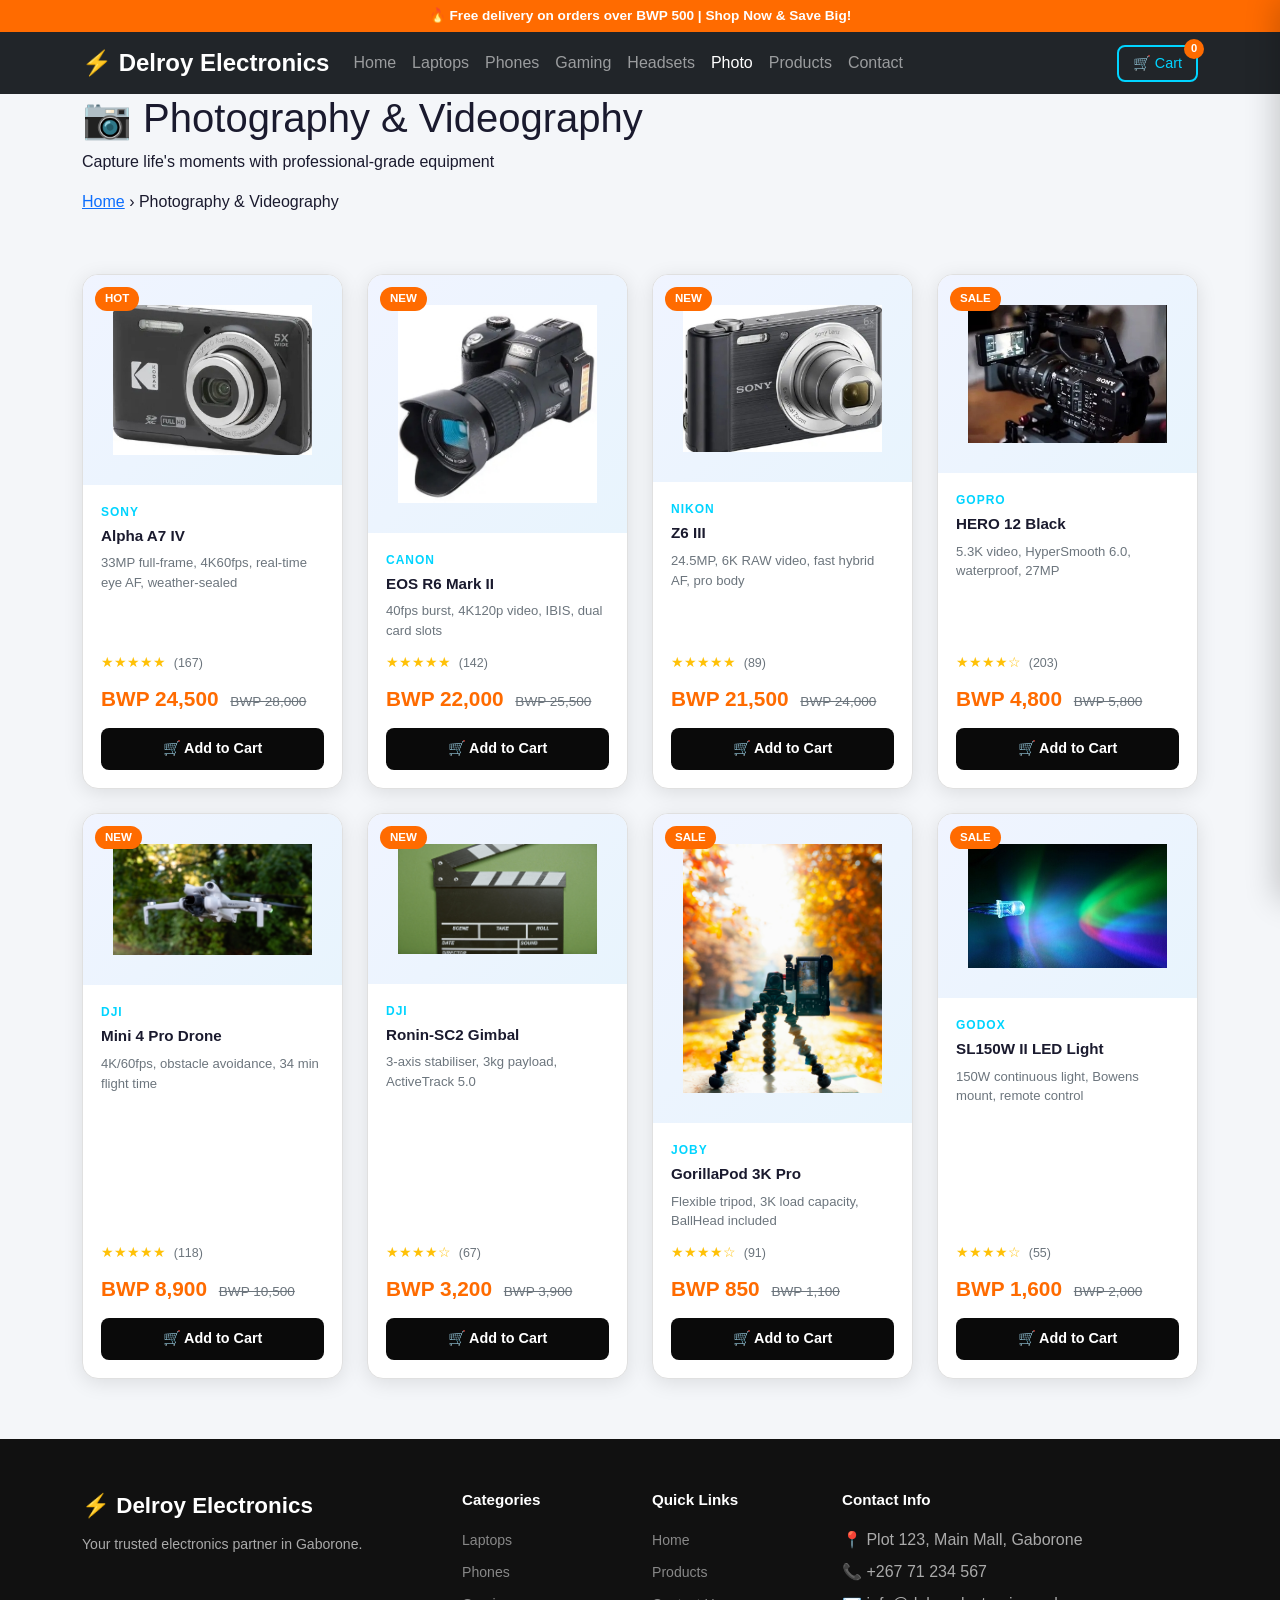
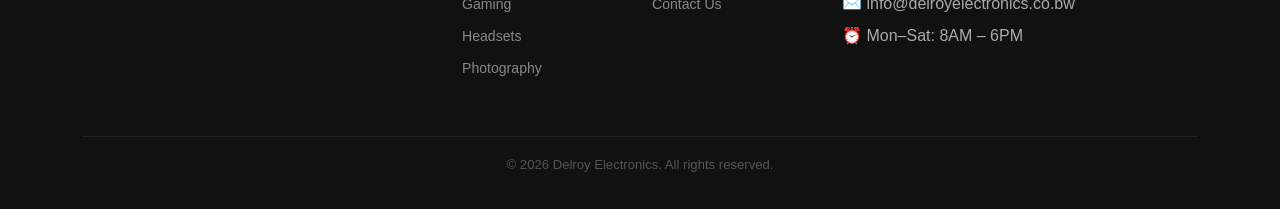
<file: Photography & Videography.html>
<!DOCTYPE html>
<html lang="en">
<head>
  <meta charset="UTF-8" />
  <meta name="viewport" content="width=device-width, initial-scale=1.0" />
  <meta name="description" content="Cameras, tripods and photography gear at Delroy Electronics Gaborone." />
  <title>Delroy Electronics | Photography & Videography</title>
  <link rel="stylesheet" href="https://cdn.jsdelivr.net/npm/bootstrap@5.3.0/dist/css/bootstrap.min.css" />
  <link rel="stylesheet" href="css/style.css" />
</head>
<body>

  <div class="top-bar">🔥 Free delivery on orders over BWP 500 | Shop Now & Save Big!</div>

  <nav class="navbar navbar-expand-lg navbar-dark bg-dark sticky-top">
    <div class="container">
      <a class="navbar-brand fw-bold fs-4" href="index.html">⚡ Delroy Electronics</a>
      <button class="navbar-toggler" type="button" data-bs-toggle="collapse" data-bs-target="#navMenu">
        <span class="navbar-toggler-icon"></span>
      </button>
      <div class="collapse navbar-collapse" id="navMenu">
        <ul class="navbar-nav me-auto">
          <li class="nav-item"><a class="nav-link" href="index.html">Home</a></li>
          <li class="nav-item"><a class="nav-link" href="Computers.html">Laptops</a></li>
          <li class="nav-item"><a class="nav-link" href="Cellphones.html">Phones</a></li>
          <li class="nav-item"><a class="nav-link" href="Gaming.html">Gaming</a></li>
          <li class="nav-item"><a class="nav-link" href="Headphones.html">Headsets</a></li>
          <li class="nav-item"><a class="nav-link active" href="Photography & Videography.html">Photo</a></li>
          <li class="nav-item"><a class="nav-link" href="Products.html">Products</a></li>
          <li class="nav-item"><a class="nav-link" href="Contacts.html">Contact</a></li>
        </ul>
        <button class="cart-btn" onclick="openCart()" aria-label="Open cart">
          🛒 Cart <span class="cart-badge">0</span>
        </button>
      </div>
    </div>
  </nav>

  <!-- PAGE HEADER -->
  <div class="page-header">
    <div class="container">
      <h1>📷 Photography & Videography</h1>
      <p>Capture life's moments with professional-grade equipment</p>
      <div class="breadcrumb-custom">
        <a href="index.html">Home</a> › <span>Photography & Videography</span>
      </div>
    </div>
  </div>

  <!-- PRODUCTS -->
  <section class="products-section">
    <div class="container">
      <div class="row g-4">

        <div class="col-6 col-md-4 col-lg-3">
          <div class="product-card">
            <div class="product-img">
              <img src="images/c1.jpeg" alt="Sony Alpha A7 IV" class="img-fluid">
              <span class="product-badge">HOT</span>
            </div>
            <div class="product-body">
              <div class="product-brand">Sony</div>
              <div class="product-name">Alpha A7 IV</div>
              <div class="product-desc">33MP full-frame, 4K60fps, real-time eye AF, weather-sealed</div>
              <div class="product-rating">★★★★★ <span>(167)</span></div>
              <div class="product-price">BWP 24,500 <span class="old-price">BWP 28,000</span></div>
              <button class="btn-add-cart" onclick="handleAddToCart(this,'sony-a7iv','Sony Alpha A7 IV',24500,'📷')">🛒 Add to Cart</button>
            </div>
          </div>
        </div>

        <div class="col-6 col-md-4 col-lg-3">
          <div class="product-card">
            <div class="product-img">
              <img src="images/c2.jpeg" alt="Canon EOS R6 Mark II" class="img-fluid">
              <span class="product-badge">NEW</span>
            </div>
            <div class="product-body">
              <div class="product-brand">Canon</div>
              <div class="product-name">EOS R6 Mark II</div>
              <div class="product-desc">40fps burst, 4K120p video, IBIS, dual card slots</div>
              <div class="product-rating">★★★★★ <span>(142)</span></div>
              <div class="product-price">BWP 22,000 <span class="old-price">BWP 25,500</span></div>
              <button class="btn-add-cart" onclick="handleAddToCart(this,'canon-r6ii','Canon EOS R6 Mark II',22000,'📸')">🛒 Add to Cart</button>
            </div>
          </div>
        </div>

        <div class="col-6 col-md-4 col-lg-3">
          <div class="product-card">
            <div class="product-img">
              <img src="images/c3.jpeg" alt="Nikon Z6 III" class="img-fluid">
              <span class="product-badge">NEW</span>
            </div>
            <div class="product-body">
              <div class="product-brand">Nikon</div>
              <div class="product-name">Z6 III</div>
              <div class="product-desc">24.5MP, 6K RAW video, fast hybrid AF, pro body</div>
              <div class="product-rating">★★★★★ <span>(89)</span></div>
              <div class="product-price">BWP 21,500 <span class="old-price">BWP 24,000</span></div>
              <button class="btn-add-cart" onclick="handleAddToCart(this,'nikon-z6iii','Nikon Z6 III',21500,'📷')">🛒 Add to Cart</button>
            </div>
          </div>
        </div>

        <div class="col-6 col-md-4 col-lg-3">
          <div class="product-card">
            <div class="product-img">
              <img src="images/c5.jpeg" alt="GoPro HERO 12 Black" class="img-fluid">
              <span class="product-badge">SALE</span>
            </div>
            <div class="product-body">
              <div class="product-brand">GoPro</div>
              <div class="product-name">HERO 12 Black</div>
              <div class="product-desc">5.3K video, HyperSmooth 6.0, waterproof, 27MP</div>
              <div class="product-rating">★★★★☆ <span>(203)</span></div>
              <div class="product-price">BWP 4,800 <span class="old-price">BWP 5,800</span></div>
              <button class="btn-add-cart" onclick="handleAddToCart(this,'gopro-hero12','GoPro HERO 12 Black',4800,'🎥')">🛒 Add to Cart</button>
            </div>
          </div>
        </div>

        <div class="col-6 col-md-4 col-lg-3">
          <div class="product-card">
            <div class="product-img">
              <img src="images/Drone.jpeg" alt="DJI Mini 4 Pro Drone" class="img-fluid">
              <span class="product-badge">NEW</span>
            </div>
            <div class="product-body">
              <div class="product-brand">DJI</div>
              <div class="product-name">Mini 4 Pro Drone</div>
              <div class="product-desc">4K/60fps, obstacle avoidance, 34 min flight time</div>
              <div class="product-rating">★★★★★ <span>(118)</span></div>
              <div class="product-price">BWP 8,900 <span class="old-price">BWP 10,500</span></div>
              <button class="btn-add-cart" onclick="handleAddToCart(this,'dji-mini4','DJI Mini 4 Pro Drone',8900,'🚁')">🛒 Add to Cart</button>
            </div>
          </div>
        </div>

        <div class="col-6 col-md-4 col-lg-3">
          <div class="product-card">
            <div class="product-img">
              <img src="images/clapperboard.jpg" alt="DJI Ronin-SC2 Gimbal" class="img-fluid" >
              <span class="product-badge">NEW</span>
            </div>
            <div class="product-body">
              <div class="product-brand">DJI</div>
              <div class="product-name">Ronin-SC2 Gimbal</div>
              <div class="product-desc">3-axis stabiliser, 3kg payload, ActiveTrack 5.0</div>
              <div class="product-rating">★★★★☆ <span>(67)</span></div>
              <div class="product-price">BWP 3,200 <span class="old-price">BWP 3,900</span></div>
              <button class="btn-add-cart" onclick="handleAddToCart(this,'ronin-sc2','DJI Ronin-SC2 Gimbal',3200,'🎬')">🛒 Add to Cart</button>
            </div>
          </div>
        </div>

        <div class="col-6 col-md-4 col-lg-3">
          <div class="product-card">
            <div class="product-img">
              <img src="images/gorillapod.jpg" alt="Joby GorillaPod 3K Pro" class="img-fluid">
              <span class="product-badge">SALE</span>
            </div>
            <div class="product-body">
              <div class="product-brand">Joby</div>
              <div class="product-name">GorillaPod 3K Pro</div>
              <div class="product-desc">Flexible tripod, 3K load capacity, BallHead included</div>
              <div class="product-rating">★★★★☆ <span>(91)</span></div>
              <div class="product-price">BWP 850 <span class="old-price">BWP 1,100</span></div>
              <button class="btn-add-cart" onclick="handleAddToCart(this,'joby-gorilla','Joby GorillaPod 3K Pro',850,'🔭')">🛒 Add to Cart</button>
            </div>
          </div>
        </div>

        <div class="col-6 col-md-4 col-lg-3">
          <div class="product-card">
            <div class="product-img">
              <img src="images/led.jpeg" alt="Godox SL150W II LED" class="img-fluid">
              <span class="product-badge">SALE</span>
            </div>
            <div class="product-body">
              <div class="product-brand">Godox</div>
              <div class="product-name">SL150W II LED Light</div>
              <div class="product-desc">150W continuous light, Bowens mount, remote control</div>
              <div class="product-rating">★★★★☆ <span>(55)</span></div>
              <div class="product-price">BWP 1,600 <span class="old-price">BWP 2,000</span></div>
              <button class="btn-add-cart" onclick="handleAddToCart(this,'godox-sl150','Godox SL150W II LED',1600,'💡')">🛒 Add to Cart</button>
            </div>
          </div>
        </div>

      </div>
    </div>
  </section>

  <!-- FOOTER -->
  <footer>
    <div class="container">
      <div class="row g-4">
        <div class="col-12 col-md-4">
          <div class="footer-brand">
            <div class="brand-name">⚡ Delroy Electronics</div>
            <p>Your trusted electronics partner in Gaborone.</p>
          </div>
        </div>
        <div class="col-6 col-md-2">
          <div class="footer-heading">Categories</div>
          <ul class="footer-links">
            <li><a href="Computers.html">Laptops</a></li>
            <li><a href="Cellphones.html">Phones</a></li>
            <li><a href="Gaming.html">Gaming</a></li>
            <li><a href="Headphones.html">Headsets</a></li>
            <li><a href="Photography & Videography.html">Photography</a></li>
          </ul>
        </div>
        <div class="col-6 col-md-2">
          <div class="footer-heading">Quick Links</div>
          <ul class="footer-links">
            <li><a href="index.html">Home</a></li>
            <li><a href="Products.html">Products</a></li>
            <li><a href="Contacts.html">Contact Us</a></li>
          </ul>
        </div>
        <div class="col-12 col-md-4">
          <div class="footer-heading">Contact Info</div>
          <ul class="footer-links">
            <li>📍 Plot 123, Main Mall, Gaborone</li>
            <li>📞 +267 71 234 567</li>
            <li>✉️ info@delroyelectronics.co.bw</li>
            <li>⏰ Mon–Sat: 8AM – 6PM</li>
          </ul>
        </div>
      </div>
      <div class="footer-bottom">
        <p>&copy; 2026 Delroy Electronics. All rights reserved.</p>
      </div>
    </div>
  </footer>

  <!-- CART SIDEBAR -->
  <div class="cart-overlay"></div>
  <div class="cart-sidebar">
    <div class="cart-header">
      <h5>🛒 Your Cart</h5>
      <button class="cart-close" onclick="closeCart()">✕</button>
    </div>
    <div class="cart-body"></div>
    <div class="cart-footer">
      <div class="cart-total">
        <span>Total:</span>
        <span class="total-price cart-total-price">BWP 0.00</span>
      </div>
      <button class="btn-checkout" onclick="alert('Please contact us to complete your order.')">Checkout →</button>
    </div>
  </div>

  <div class="toast-cart">
    <span>✅</span>
    <span class="toast-msg"></span>
  </div>

  <script src="https://cdn.jsdelivr.net/npm/bootstrap@5.3.0/dist/js/bootstrap.bundle.min.js"></script>
  <script src="js/cart.js"></script>

</body>
</html>
</file>
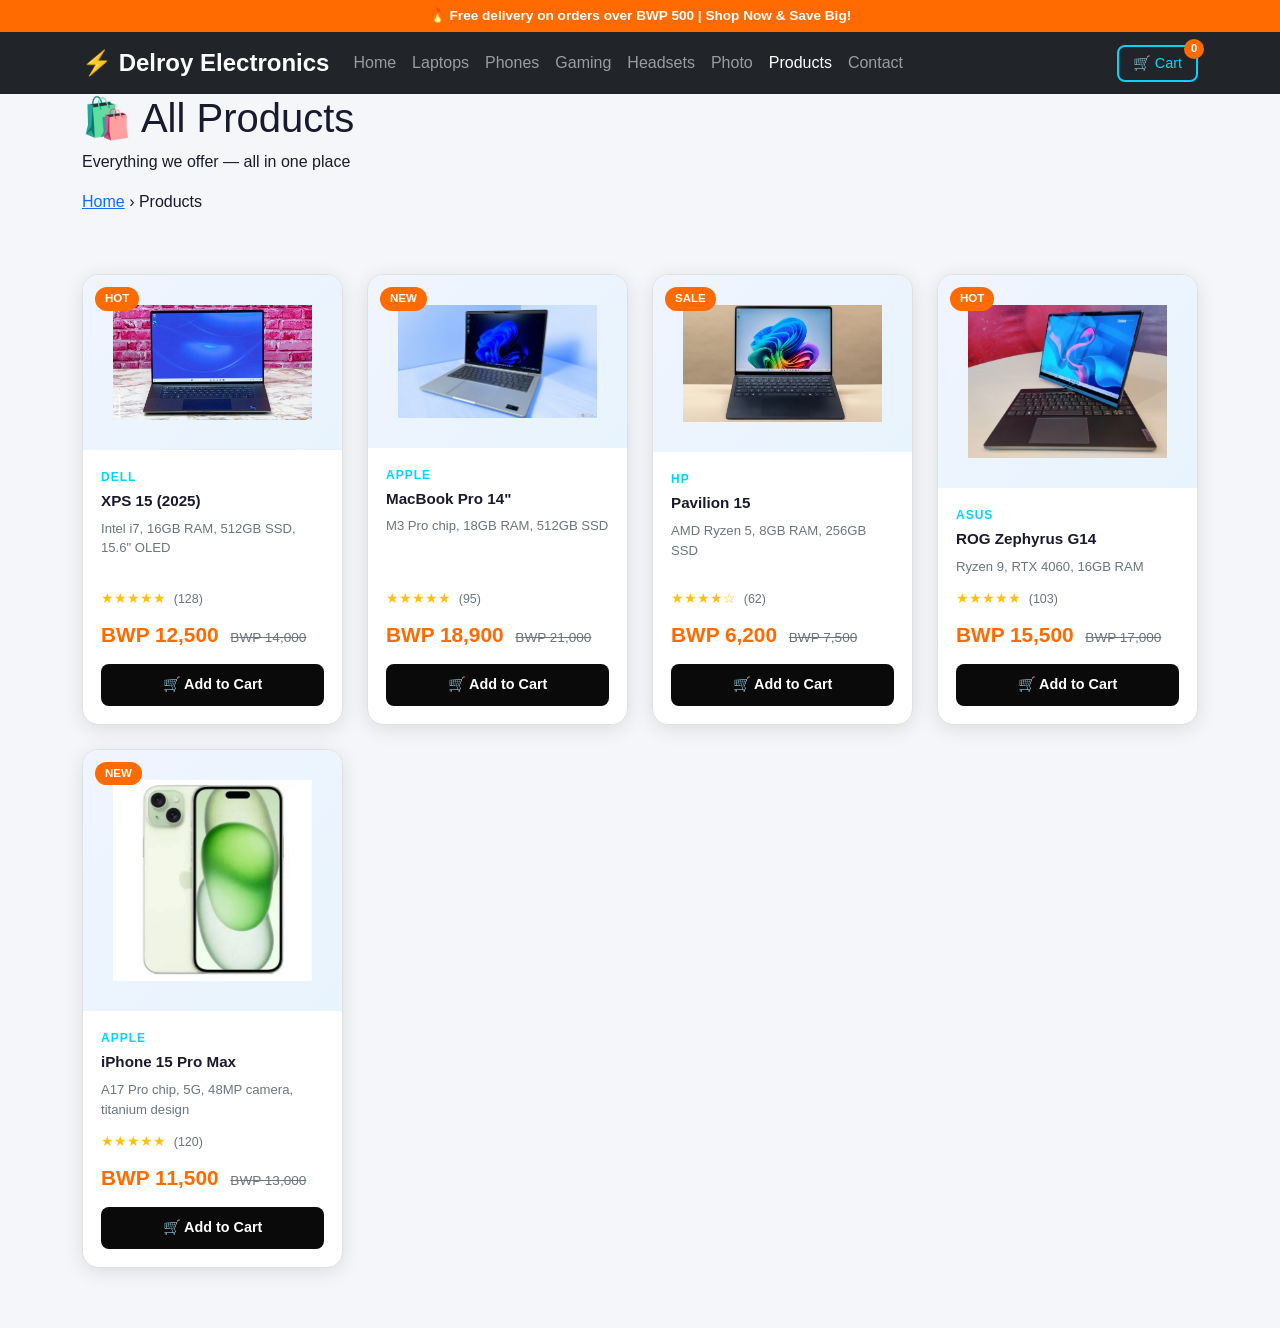
<file: Products.html>
<!DOCTYPE html>
<html lang="en">
<head>
  <meta charset="UTF-8" />
  <meta name="viewport" content="width=device-width, initial-scale=1.0" />
  <meta name="description" content="Browse all electronics at Delroy Electronics Gaborone." />
  <title>Delroy Electronics | All Products</title>
  <link rel="stylesheet" href="https://cdn.jsdelivr.net/npm/bootstrap@5.3.0/dist/css/bootstrap.min.css" />
  <link rel="stylesheet" href="css/style.css" />
</head>
<body>

  <div class="top-bar">🔥 Free delivery on orders over BWP 500 | Shop Now & Save Big!</div>

  <nav class="navbar navbar-expand-lg navbar-dark bg-dark sticky-top">
    <div class="container">
      <a class="navbar-brand fw-bold fs-4" href="index.html">⚡ Delroy Electronics</a>
      <button class="navbar-toggler" type="button" data-bs-toggle="collapse" data-bs-target="#navMenu">
        <span class="navbar-toggler-icon"></span>
      </button>
      <div class="collapse navbar-collapse" id="navMenu">
        <ul class="navbar-nav me-auto">
          <li class="nav-item"><a class="nav-link" href="index.html">Home</a></li>
          <li class="nav-item"><a class="nav-link" href="Computers.html">Laptops</a></li>
          <li class="nav-item"><a class="nav-link" href="Cellphones.html">Phones</a></li>
          <li class="nav-item"><a class="nav-link" href="Gaming.html">Gaming</a></li>
          <li class="nav-item"><a class="nav-link" href="Headphones.html">Headsets</a></li>
          <li class="nav-item"><a class="nav-link" href="Photography & Videography.html">Photo</a></li>
          <li class="nav-item"><a class="nav-link active" href="Products.html">Products</a></li>
          <li class="nav-item"><a class="nav-link" href="Contacts.html">Contact</a></li>
        </ul>
        <button class="cart-btn" onclick="openCart()" aria-label="Open cart">
          🛒 Cart <span class="cart-badge">0</span>
        </button>
      </div>
    </div>
  </nav>

  <!-- PAGE HEADER -->
  <div class="page-header">
    <div class="container">
      <h1>🛍️ All Products</h1>
      <p>Everything we offer — all in one place</p>
      <div class="breadcrumb-custom">
        <a href="index.html">Home</a> › <span>Products</span>
      </div>
    </div>
  </div>

 

  <!-- ALL PRODUCTS -->
  <section class="products-section">
    <div class="container">
      <div class="row g-4" id="productsGrid">

        <!-- LAPTOPS -->
        <div class="col-6 col-md-4 col-lg-3 product-item" data-category="laptops">
          <div class="product-card">
            <div class="product-img"><img src="images/l3.jpeg" alt="Dell XPS 15" class="img-fluid"><span class="product-badge">HOT</span></div>
            <div class="product-body">
              <div class="product-brand">Dell</div>
              <div class="product-name">XPS 15 (2025)</div>
              <div class="product-desc">Intel i7, 16GB RAM, 512GB SSD, 15.6" OLED</div>
              <div class="product-rating">★★★★★ <span>(128)</span></div>
              <div class="product-price">BWP 12,500 <span class="old-price">BWP 14,000</span></div>
              <button class="btn-add-cart" onclick="handleAddToCart(this,'dell-xps15','Dell XPS 15',12500,'💻')">🛒 Add to Cart</button>
            </div>
          </div>
        </div>

        <div class="col-6 col-md-4 col-lg-3 product-item" data-category="laptops">
          <div class="product-card">
            <div class="product-img"><img src="images/l2.jpeg" alt="Apple MacBook Pro 14\"" class="img-fluid"><span class="product-badge">NEW</span></div>
            <div class="product-body">
              <div class="product-brand">Apple</div>
              <div class="product-name">MacBook Pro 14"</div>
              <div class="product-desc">M3 Pro chip, 18GB RAM, 512GB SSD</div>
              <div class="product-rating">★★★★★ <span>(95)</span></div>
              <div class="product-price">BWP 18,900 <span class="old-price">BWP 21,000</span></div>
              <button class="btn-add-cart" onclick="handleAddToCart(this,'macbook-pro14','MacBook Pro 14',18900,'💻')">🛒 Add to Cart</button>
            </div>
          </div>
        </div>

        <div class="col-6 col-md-4 col-lg-3 product-item" data-category="laptops">
          <div class="product-card">
            <div class="product-img"><img src="images/l1.jpeg" alt="HP Pavilion 15" class="img-fluid"><span class="product-badge">SALE</span></div>
            <div class="product-body">
              <div class="product-brand">HP</div>
              <div class="product-name">Pavilion 15</div>
              <div class="product-desc">AMD Ryzen 5, 8GB RAM, 256GB SSD</div>
              <div class="product-rating">★★★★☆ <span>(62)</span></div>
              <div class="product-price">BWP 6,200 <span class="old-price">BWP 7,500</span></div>
              <button class="btn-add-cart" onclick="handleAddToCart(this,'hp-pavilion','HP Pavilion 15',6200,'💻')">🛒 Add to Cart</button>
            </div>
          </div>
        </div>

        <div class="col-6 col-md-4 col-lg-3 product-item" data-category="laptops">
          <div class="product-card">
            <div class="product-img"><img src="images/l4.jpeg" alt="ASUS ROG Zephyrus G14" class="img-fluid"><span class="product-badge">HOT</span></div>
            <div class="product-body">
              <div class="product-brand">ASUS</div>
              <div class="product-name">ROG Zephyrus G14</div>
              <div class="product-desc">Ryzen 9, RTX 4060, 16GB RAM</div>
              <div class="product-rating">★★★★★ <span>(103)</span></div>
              <div class="product-price">BWP 15,500 <span class="old-price">BWP 17,000</span></div>
              <button class="btn-add-cart" onclick="handleAddToCart(this,'asus-rog','ASUS ROG Zephyrus',15500,'💻')">🛒 Add to Cart</button>
            </div>
          </div>
        </div>
 <div class="col-6 col-md-4 col-lg-3">
          <div class="product-card">
            <div class="product-img">
              <img src="images/iphone15.jpeg" alt="iPhone 15 Pro Max" class="img-fluid">
              <span class="product-badge">NEW</span>
            </div>
            <div class="product-body">
              <div class="product-brand">Apple</div>
              <div class="product-name">iPhone 15 Pro Max</div>
              <div class="product-desc">A17 Pro chip, 5G, 48MP camera, titanium design</div>
              <div class="product-rating">★★★★★ <span>(120)</span></div>
              <div class="product-price">BWP 11,500 <span class="old-price">BWP 13,000</span></div>
              <button class="btn-add-cart" onclick="handleAddToCart(this,'iphone-15-pro-max','Apple iPhone 15 Pro Max',11500,'📱')">🛒 Add to Cart</button>
            </div>
</file>
<file: css/style.css>
/* ===== CSS VARIABLES ===== */
:root {
  --primary: #0a0a0a;
  --accent: #00d4ff;
  --accent2: #ff6b00;
  --bg: #f4f6f9;
  --white: #ffffff;
  --text: #1a1a2e;
  --text-light: #6c757d;
  --footer-bg: #111111;
  --border: #e0e0e0;
  --shadow: 0 4px 20px rgba(0,0,0,0.1);
  --shadow-hover: 0 8px 32px rgba(0,212,255,0.18);
}

* { margin: 0; padding: 0; box-sizing: border-box; }

body {
  font-family: 'Segoe UI', Tahoma, Geneva, Verdana, sans-serif;
  background: var(--bg);
  color: var(--text);
}

/* TOP BAR */
.top-bar {
  background: var(--accent2);
  color: white;
  text-align: center;
  padding: 6px;
  font-size: 0.85rem;
  font-weight: 600;
}

/* CART BUTTON */
.cart-btn {
  position: relative;
  background: transparent;
  border: 2px solid #00d4ff;
  color: #00d4ff;
  border-radius: 8px;
  padding: 6px 14px;
  font-size: 0.9rem;
  cursor: pointer;
  transition: all 0.2s;
}
.cart-btn:hover { background: #00d4ff; color: #0a0a0a; }
.cart-badge {
  position: absolute;
  top: -8px; right: -8px;
  background: #ff6b00;
  color: white;
  border-radius: 50%;
  width: 20px; height: 20px;
  font-size: 0.7rem;
  display: flex; align-items: center; justify-content: center;
  font-weight: 700;
}

/* HERO */
.hero {
  background: linear-gradient(135deg, #0a0a0a 0%, #1a1a2e 50%, #16213e 100%);
  color: white;
  padding: 80px 0 60px;
}
.hero-badge {
  display: inline-block;
  background: rgba(0,212,255,0.15);
  border: 1px solid rgba(0,212,255,0.3);
  color: #00d4ff;
  padding: 4px 14px;
  border-radius: 20px;
  font-size: 0.8rem;
  font-weight: 600;
  margin-bottom: 16px;
}
.hero h1 { font-size: 2.8rem; font-weight: 900; line-height: 1.2; margin-bottom: 18px; }
.hero h1 span { color: #00d4ff; }
.hero p { font-size: 1.05rem; color: #aaa; margin-bottom: 28px; }
.hero-btns { display: flex; gap: 14px; flex-wrap: wrap; }
.hero-image-box {
  background: linear-gradient(135deg, rgba(0,212,255,0.1), rgba(0,119,255,0.1));
  border: 1px solid rgba(0,212,255,0.2);
  border-radius: 20px;
  padding: 40px;
  font-size: 7rem;
  animation: float 4s ease-in-out infinite;
  .hero-image-box img {
  width: 100%;
  height: 100%;
  object-fit: cover;
  border-radius: 12px;
}
}
@keyframes float {
  0%, 100% { transform: translateY(0); }
  50% { transform: translateY(-14px); }
}

/* BUTTONS */
.btn-primary-custom {
  background: #00d4ff; color: #0a0a0a;
  border: none; padding: 12px 28px;
  border-radius: 8px; font-weight: 700;
  cursor: pointer; transition: all 0.2s;
  text-decoration: none; display: inline-block;
}
.btn-primary-custom:hover {
  background: #00b8e0; transform: translateY(-2px);
  box-shadow: 0 6px 20px rgba(0,212,255,0.3); color: #0a0a0a;
}
.btn-outline-custom {
  background: transparent; color: white;
  border: 2px solid rgba(255,255,255,0.3);
  padding: 12px 28px; border-radius: 8px;
  font-weight: 600; cursor: pointer;
  transition: all 0.2s; text-decoration: none; display: inline-block;
}
.btn-outline-custom:hover { border-color: white; color: white; }

/* FEATURES STRIP */
.features-strip { background: #0a0a0a; padding: 24px 0; }

/* SECTION TITLES */
.section-title { text-align: center; margin-bottom: 40px; }
.section-title h2 { font-size: 2rem; font-weight: 800; margin-bottom: 8px; }
.section-title p { color: var(--text-light); }
.title-line {
  width: 50px; height: 4px;
  background: linear-gradient(90deg, #00d4ff, #ff6b00);
  border-radius: 2px; margin: 10px auto 0;
}

/* CATEGORIES */
.categories-section { padding: 60px 0; background: white; }
.category-card {
  background: var(--bg); border-radius: 16px;
  padding: 30px 20px; text-align: center;
  text-decoration: none; color: var(--text);
  display: block; transition: all 0.3s;
  border: 2px solid transparent; height: 100%;
}
.category-card:hover {
  border-color: #00d4ff; background: white;
  box-shadow: var(--shadow-hover); transform: translateY(-6px); color: var(--text);
}
.category-icon { font-size: 3rem; margin-bottom: 14px; display: block; }
.category-card h5 { font-weight: 700; margin-bottom: 4px; }
.category-card p { font-size: 0.8rem; color: var(--text-light); }

/* PRODUCTS */
.products-section { padding: 60px 0; }
.product-card {
  background: white; border-radius: 16px;
  overflow: hidden; box-shadow: var(--shadow);
  transition: all 0.3s; height: 100%;
  display: flex; flex-direction: column;
  border: 1px solid var(--border);
}
.product-card:hover { box-shadow: var(--shadow-hover); transform: translateY(-5px); }
.product-img {
  background: linear-gradient(135deg, #f0f4ff, #e8f4fd);
  padding: 30px; text-align: center; font-size: 4rem;
  min-height: 160px; display: flex;
  align-items: center; justify-content: center; position: relative;
}
.product-img {
  background: linear-gradient(135deg, #f0f4ff, #e8f4fd);
  padding: 30px;
  text-align: center;
  font-size: 4rem;
  min-height: 160px;
  display: flex;
  align-items: center;
  justify-content: center;
  position: relative;
}
.product-badge {
  position: absolute; top: 12px; left: 12px;
  background: #ff6b00; color: white;
  padding: 3px 10px; border-radius: 20px;
  font-size: 0.72rem; font-weight: 700;
}
.product-body { padding: 18px; flex: 1; display: flex; flex-direction: column; }
.product-brand { font-size: 0.75rem; color: #00d4ff; font-weight: 700; text-transform: uppercase; letter-spacing: 1px; margin-bottom: 4px; }
.product-name { font-size: 0.95rem; font-weight: 700; margin-bottom: 6px; }
.product-desc { font-size: 0.82rem; color: var(--text-light); margin-bottom: 12px; flex: 1; }
.product-rating { color: #ffc107; font-size: 0.85rem; margin-bottom: 10px; }
.product-rating span { color: var(--text-light); font-size: 0.78rem; margin-left: 4px; }
.product-price { font-size: 1.3rem; font-weight: 900; color: #ff6b00; margin-bottom: 14px; }
.old-price { font-size: 0.85rem; color: var(--text-light); text-decoration: line-through; font-weight: 400; margin-left: 6px; }
.btn-add-cart {
  background: #0a0a0a; color: white; border: none;
  padding: 10px; border-radius: 8px; font-weight: 600;
  font-size: 0.9rem; cursor: pointer; width: 100%; transition: all 0.2s;
}
.btn-add-cart:hover { background: #00d4ff; color: #0a0a0a; }
.btn-add-cart.added { background: #28a745; color: white; }

/* FOOTER */
footer { background: #111; color: #aaa; padding: 50px 0 0; }
.brand-name { font-size: 1.4rem; color: white; font-weight: 900; }
.footer-brand p { font-size: 0.88rem; margin-top: 10px; line-height: 1.7; }
.footer-heading { color: white; font-weight: 700; font-size: 0.95rem; margin-bottom: 16px; }
.footer-links { list-style: none; padding: 0; }
.footer-links li { margin-bottom: 8px; }
.footer-links a { color: #888; text-decoration: none; font-size: 0.88rem; transition: color 0.2s; }
.footer-links a:hover { color: #00d4ff; }
.footer-bottom { border-top: 1px solid #222; padding: 18px 0; margin-top: 40px; text-align: center; font-size: 0.82rem; color: #555; }

/* CART SIDEBAR */
.cart-overlay {
  position: fixed; top: 0; left: 0; width: 100%; height: 100%;
  background: rgba(0,0,0,0.5); z-index: 2000; display: none;
}
.cart-overlay.open { display: block; }
.cart-sidebar {
  position: fixed; top: 0; right: -420px;
  width: 420px; max-width: 100vw; height: 100%;
  background: white; z-index: 2001;
  transition: right 0.3s ease;
  display: flex; flex-direction: column;
  box-shadow: -4px 0 30px rgba(0,0,0,0.2);
}
.cart-sidebar.open { right: 0; }
.cart-header {
  background: #0a0a0a; color: white;
  padding: 20px 24px;
  display: flex; align-items: center; justify-content: space-between;
}
.cart-header h5 { margin: 0; font-weight: 700; }
.cart-close { background: none; border: none; color: white; font-size: 1.4rem; cursor: pointer; }
.cart-body { flex: 1; overflow-y: auto; padding: 20px; }
.cart-item {
  display: flex; gap: 14px; align-items: center;
  padding: 14px 0; border-bottom: 1px solid var(--border);
}
.cart-item-img {
  font-size: 2.2rem; background: var(--bg); border-radius: 10px;
  width: 60px; height: 60px;
  display: flex; align-items: center; justify-content: center; flex-shrink: 0;
}
.cart-item-info { flex: 1; }
.cart-item-info .name { font-weight: 700; font-size: 0.9rem; margin-bottom: 4px; }
.cart-item-info .price { color: #ff6b00; font-weight: 700; }
.cart-item-qty { display: flex; align-items: center; gap: 8px; margin-top: 6px; }
.qty-btn {
  background: var(--bg); border: 1px solid var(--border);
  border-radius: 4px; width: 26px; height: 26px;
  display: flex; align-items: center; justify-content: center;
  cursor: pointer; font-weight: 700; transition: all 0.15s;
}
.qty-btn:hover { background: #00d4ff; color: white; border-color: #00d4ff; }
.qty-num { font-weight: 700; min-width: 20px; text-align: center; }
.remove-item { background: none; border: none; color: #ccc; cursor: pointer; font-size: 1rem; transition: color 0.2s; }
.remove-item:hover { color: #e74c3c; }
.cart-footer { padding: 20px 24px; border-top: 1px solid var(--border); }
.cart-total { display: flex; justify-content: space-between; font-size: 1.1rem; font-weight: 800; margin-bottom: 16px; }
.cart-total .total-price { color: #ff6b00; }
.btn-checkout {
  background: #ff6b00; color: white; border: none;
  padding: 14px; border-radius: 10px; font-weight: 700;
  font-size: 1rem; width: 100%; cursor: pointer; transition: all 0.2s;
}
.btn-checkout:hover { background: #e05e00; }

/* TOAST */
.toast-cart {
  position: fixed; bottom: 24px; right: 24px;
  background: #0a0a0a; color: white;
  padding: 14px 20px; border-radius: 12px;
  display: flex; align-items: center; gap: 10px;
  box-shadow: 0 6px 24px rgba(0,0,0,0.3);
  z-index: 3000; transform: translateY(80px); opacity: 0;
  transition: all 0.3s; font-size: 0.9rem; font-weight: 600;
  border-left: 4px solid #00d4ff;
}
.toast-cart.show { transform: translateY(0); opacity: 1; }

/* RESPONSIVE */
@media (max-width: 768px) {
  .hero h1 { font-size: 1.9rem; }
  .hero-image-box { font-size: 5rem; padding: 30px; }
  .cart-sidebar { width: 100%; }
}
</file>
